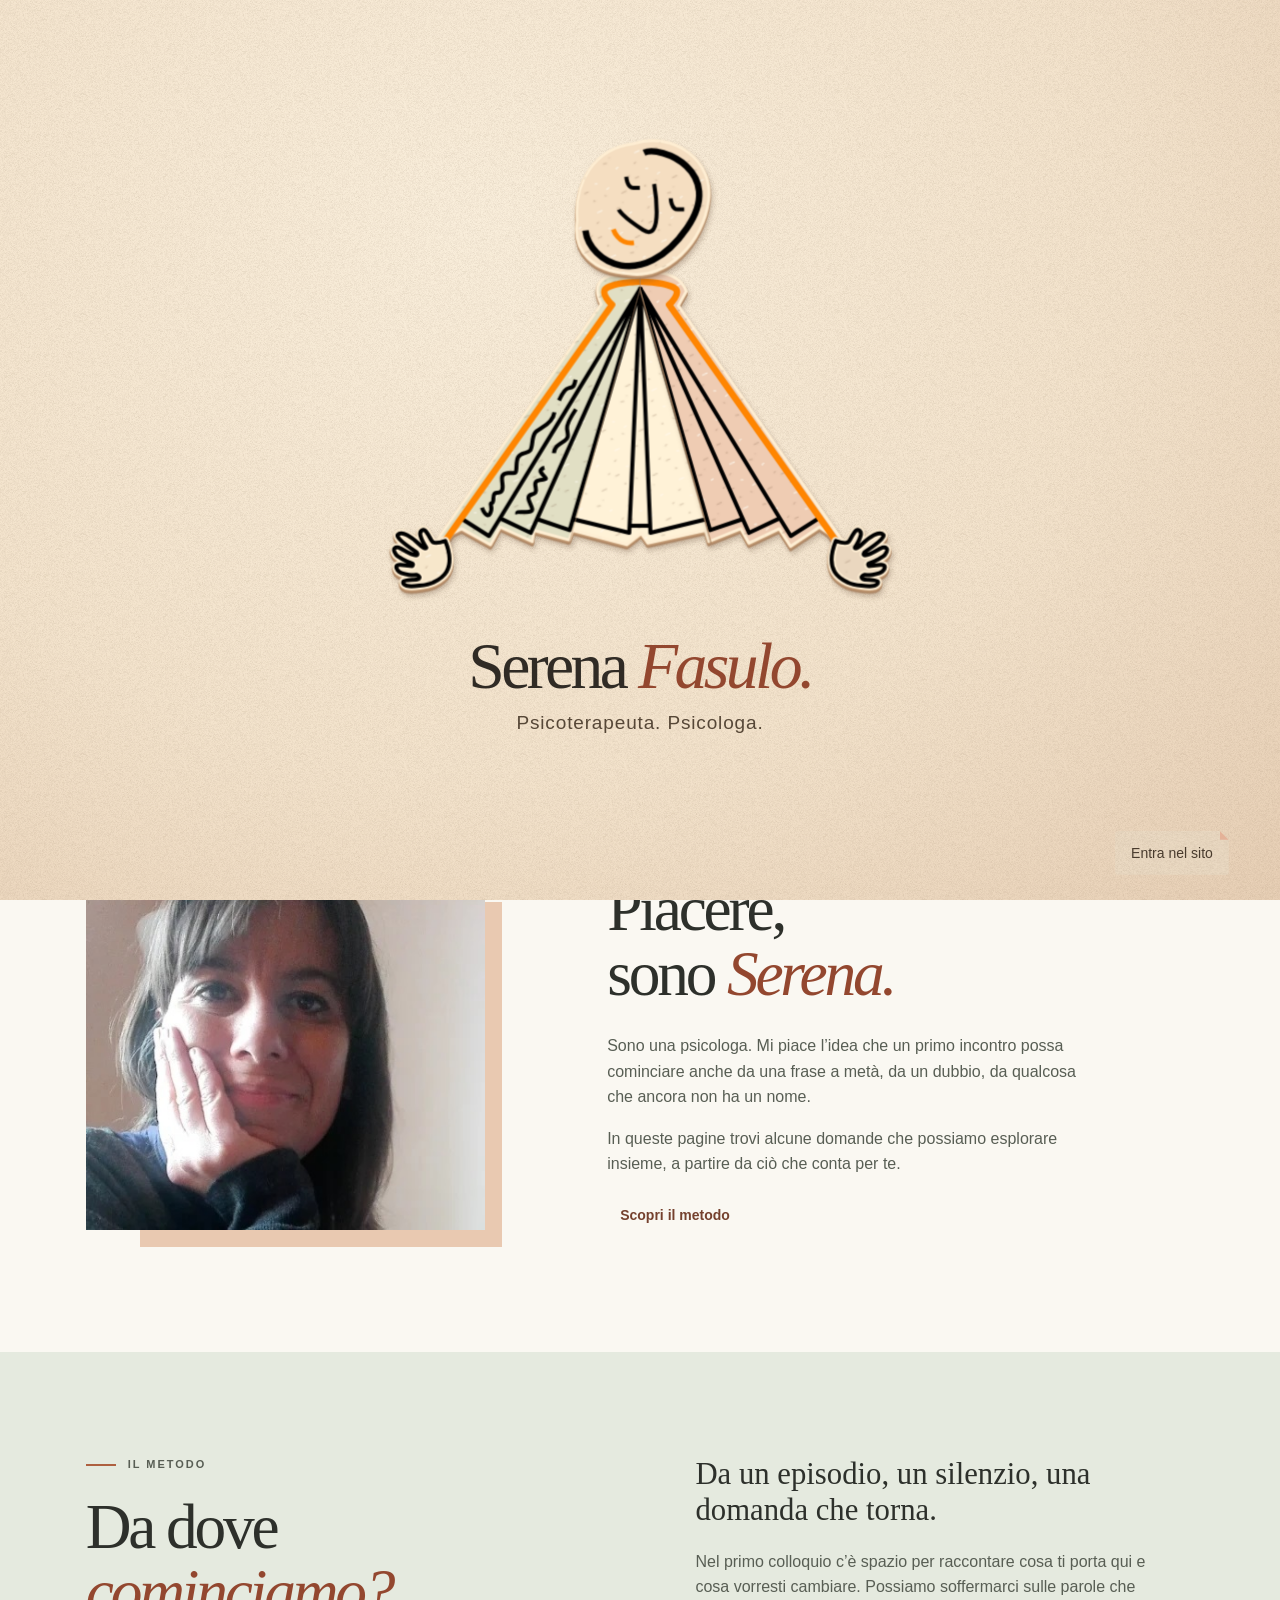
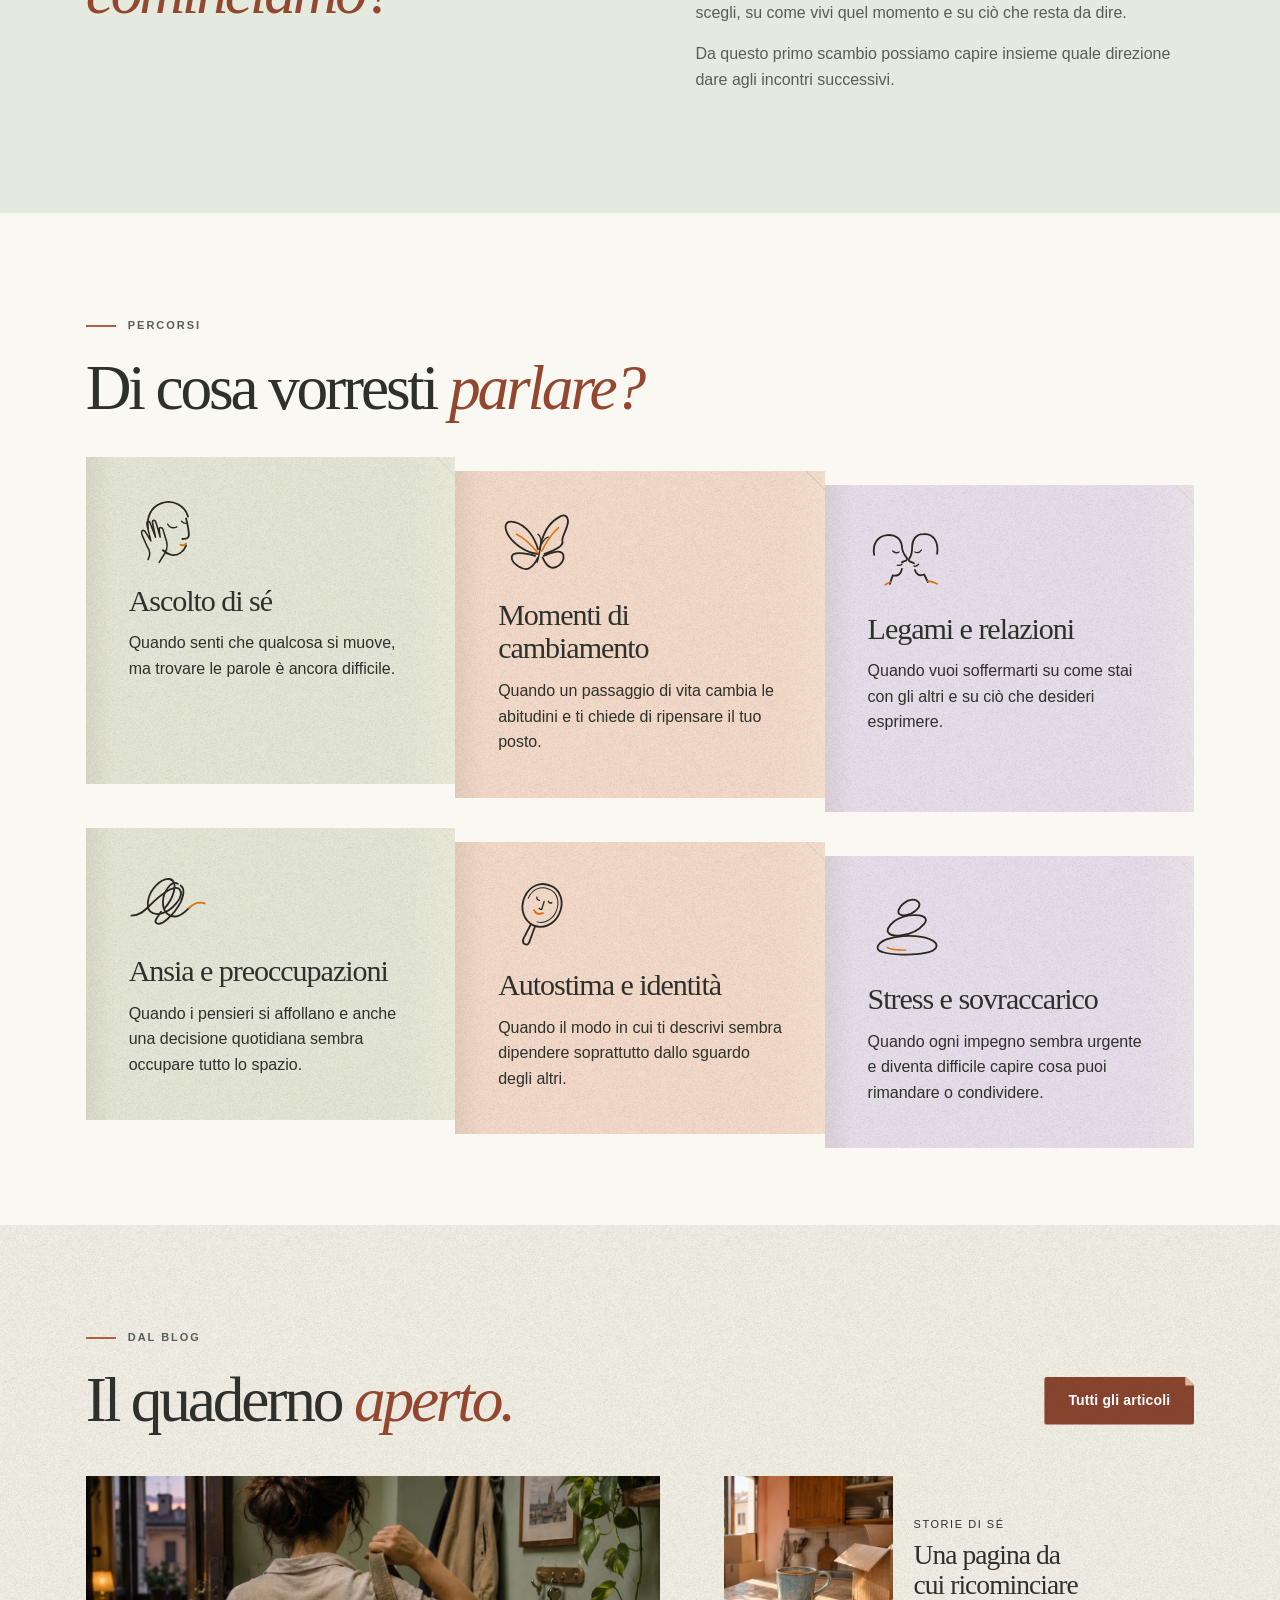
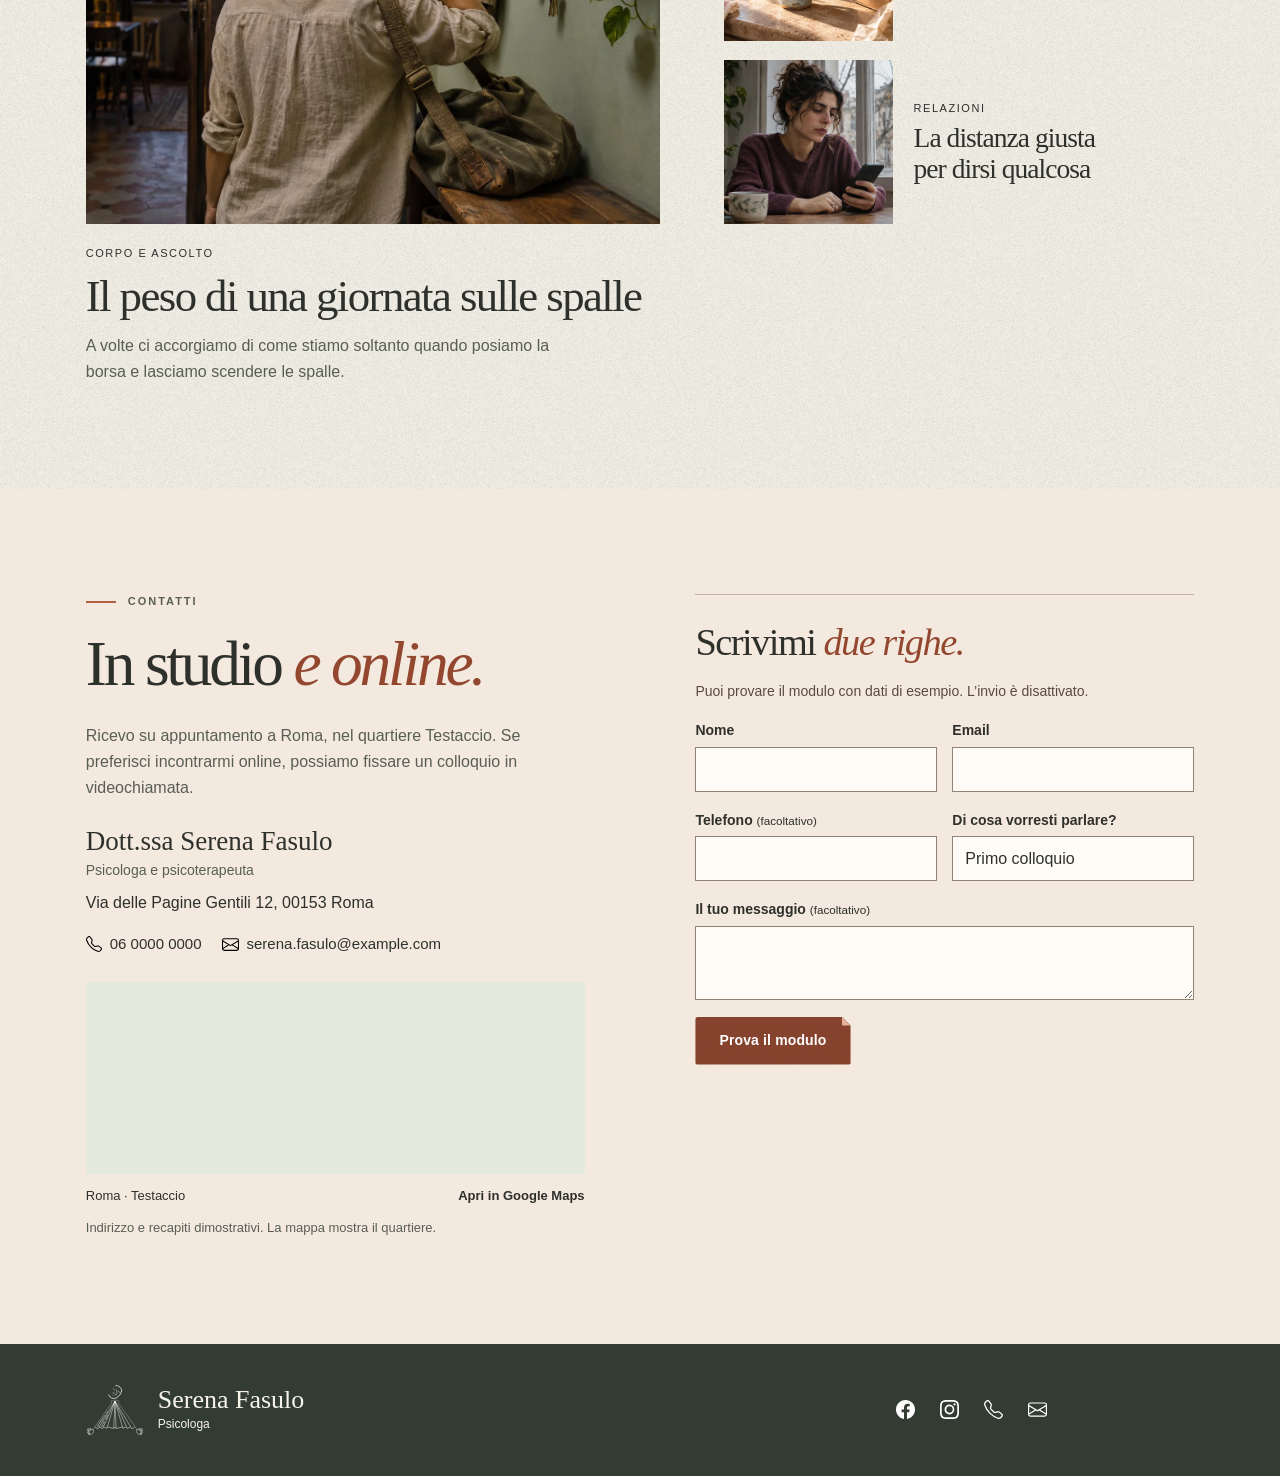
<file: index.html>
<!doctype html>
<html lang="it">
<head>
<meta charset="utf-8">
<meta name="viewport" content="width=device-width, initial-scale=1">
<title>Serena Fasulo | Psicologa</title>
<meta name="description" content="Conosci Serena Fasulo, esplora i percorsi e leggi il quaderno di psicologia.">
<meta property="og:type" content="website">
<meta property="og:locale" content="it_IT">
<meta property="og:site_name" content="Serena Fasulo">
<meta property="og:url" content="https://01121987r-beep.github.io/serena-fasulo-demo/">
<meta property="og:title" content="Serena Fasulo | Psicologa">
<meta property="og:description" content="Conosci Serena Fasulo, esplora i percorsi e leggi il quaderno di psicologia.">
<meta property="og:image" content="https://01121987r-beep.github.io/serena-fasulo-demo/assets/serena-fasulo-social.jpg?v=3">
<meta property="og:image:type" content="image/jpeg">
<meta property="og:image:width" content="1200">
<meta property="og:image:height" content="630">
<meta property="og:image:alt" content="Logo su sfondo bianco con la scritta «Serena Fasulo» e la qualifica «Psicologa e Psicoterapeuta».">
<meta name="twitter:card" content="summary_large_image">
<meta name="twitter:title" content="Serena Fasulo | Psicologa">
<meta name="twitter:description" content="Conosci Serena Fasulo, esplora i percorsi e leggi il quaderno di psicologia.">
<meta name="twitter:image" content="https://01121987r-beep.github.io/serena-fasulo-demo/assets/serena-fasulo-social.jpg?v=3">
<meta name="twitter:image:alt" content="Logo su sfondo bianco con la scritta «Serena Fasulo» e la qualifica «Psicologa e Psicoterapeuta».">
<meta name="robots" content="noindex,nofollow">
<link rel="icon" href="assets/simbolo.svg" type="image/svg+xml">
<link rel="stylesheet" href="styles.css">
<script defer src="assets/vendor/gsap.min.js"></script>
<script defer src="script.js">
</script>
<script defer src="letture.js"></script>
</head>
<body>
<dialog class="paper-intro" id="paper-intro" aria-labelledby="intro-name intro-roles">
  <div class="intro-layout">
    <div class="intro-composition">
      <svg class="paper-emblem" xmlns="http://www.w3.org/2000/svg" viewBox="123 219 331 300" fill="none" stroke-linejoin="round" aria-hidden="true">
        <defs>
          <path id="folio-stock" d="M161 478 L264 330 Q255 312 279 311 Q311 306 317 322 L312 331 L416 480 L400 469 L382 481 L375 470 L356 479 L351 470 L331 478 L329 471 L293 479 L289 473 L280 480 L246 471 L244 477 L222 471 L221 478 L201 469 L195 480 L177 470Z"/>
          <path id="face-stock" d="M249 278 C247 255 259 233 284 230 C310 222 334 241 331 265 C328 291 305 315 281 311 C259 310 246 297 249 278Z"/>
          <path id="paper-mano-sinistra" d="M 166.698,477.531 C 166.698,477.531 160.940,479.625 158.959,478.276 C 157.841,477.515 155.989,472.488 154.038,471.034 C 152.532,469.911 150.598,471.765 151.193,474.076 C 152.063,477.457 154.906,481.720 154.906,481.720 C 154.906,481.720 154.821,483.914 150.164,479.388 C 145.834,475.180 139.578,470.822 137.087,473.847 C 135.338,475.969 148.862,484.593 148.862,484.593 C 148.862,484.593 150.381,486.561 148.355,486.507 C 145.106,486.418 138.776,481.846 137.721,481.667 C 136.211,481.409 133.051,481.585 135.976,486.054 C 136.974,487.580 142.819,490.582 146.109,491.668 C 147.174,492.020 146.161,493.259 146.161,493.259 L 138.677,492.469 C 138.677,492.469 134.471,492.226 136.978,495.865 C 139.435,499.433 148.974,498.716 148.974,498.716 C 148.974,498.716 152.181,500.010 149.899,501.355 C 148.649,502.092 140.946,501.584 140.533,503.042 C 140.119,504.501 141.996,505.539 144.078,505.740 C 146.160,505.945 154.905,505.510 159.169,503.522 C 163.435,501.535 174.444,496.671 166.698,477.531 Z"/>
          <path id="paper-mano-destra" d="M 410.249,477.531 C 410.249,477.531 416.007,479.625 417.987,478.276 C 419.105,477.515 420.957,472.488 422.908,471.034 C 424.415,469.911 426.349,471.765 425.754,474.076 C 424.884,477.457 422.041,481.720 422.041,481.720 C 422.041,481.720 422.126,483.914 426.783,479.388 C 431.113,475.180 437.369,470.822 439.860,473.847 C 441.608,475.969 428.085,484.593 428.085,484.593 C 428.085,484.593 426.565,486.561 428.592,486.507 C 431.840,486.418 438.171,481.846 439.226,481.667 C 440.735,481.409 443.895,481.585 440.970,486.054 C 439.974,487.580 434.127,490.582 430.838,491.668 C 429.772,492.020 430.785,493.259 430.785,493.259 L 438.270,492.469 C 438.270,492.469 442.476,492.226 439.968,495.865 C 437.512,499.433 427.973,498.716 427.973,498.716 C 427.973,498.716 424.766,500.010 427.047,501.355 C 428.297,502.092 436.002,501.584 436.413,503.042 C 436.826,504.501 434.950,505.539 432.868,505.740 C 430.787,505.945 422.041,505.510 417.777,503.522 C 413.511,501.535 402.503,496.671 410.249,477.531 Z"/>
          <!-- Fibre, piccoli frammenti di polpa e bordo vivo del cartoncino. -->
          <pattern id="paper-fibres" patternUnits="userSpaceOnUse" width="33" height="29" patternTransform="rotate(-17)">
            <path d="M1 5l2.8-.4m9 5.2 1.1.4m9.4 1.2 3.4-.5M3 25l1.6-.6m13-4.7 2.4.1m10-17 1.4-.5" stroke="#75563f" stroke-width=".52" stroke-opacity=".38"/>
            <path d="M9 1l1.8.4m4.1 5.1 2.2-.8m-12 13 3.7-.6m15.4 6.8 2-.7" stroke="#fffaf0" stroke-width=".7" stroke-opacity=".88"/>
            <path d="m5 11 1-.4.6.8-1.3.4zm17 6 .6-.2.3.5-.6.2z" fill="#805d47" opacity=".3"/>
          </pattern>
          <clipPath id="folio-l"><path d="M110 300H288.36V320.4L241 490H110Z"/></clipPath><clipPath id="folio-c"><path d="M288.36 300V320.4L241 490H336L288.36 320.4Z"/></clipPath><clipPath id="folio-r"><path d="M288.36 300H450V490H336L288.36 320.4Z"/></clipPath>
          <g id="paper-body"><use href="#folio-stock" class="stock"/><use href="#folio-stock" class="fibres"/>
<path d="M 176.826,463.680 L 194.043,474.577 L 200.973,463.387 L 288.360,320.408 L 224.196,463.434 L 220.038,472.595 L 200.796,463.431" stroke="#000" stroke-width="2.5"/>
<path d="M 246.202,464.009 L 281.480,472.595 L 288.340,320.344 L 244.346,470.945 L 223.920,464.009" stroke="#000" stroke-width="2.5"/>
<path d="M 399.358,463.680 L 382.140,474.577 L 375.212,463.387 L 288.359,320.408 L 351.989,463.434 L 356.146,472.595 L 375.388,463.431" stroke="#000" stroke-width="2.5"/>
<path d="M 329.982,464.009 L 294.703,472.595 L 288.359,320.407 L 331.838,470.945 L 352.262,464.009" stroke="#000" stroke-width="2.5"/>
<path d="M 189.654,456.910 C 189.654,456.910 192.467,464.561 194.718,460.510 C 196.969,456.459 193.818,454.433 195.843,453.983 C 197.869,453.534 195.280,447.793 198.769,447.681 C 202.258,447.569 202.934,445.883 202.370,441.718 C 201.808,437.553 201.808,435.755 205.859,435.304 C 209.910,434.852 211.036,437.103 211.148,431.365 C 211.260,425.625 212.273,423.937 215.987,422.924 C 219.700,421.912 220.263,422.138 221.050,415.948 C 221.839,409.758 223.302,409.196 226.678,407.283 C 230.054,405.369 234.105,402.670 234.780,397.492" stroke="#000" stroke-width="2.5"/>
<path d="M 237.707,390.065 C 237.707,390.065 240.746,382.862 243.559,382.412 C 246.371,381.962 247.160,381.737 247.947,377.123" stroke="#000" stroke-width="2.5"/>
<path d="M 248.172,395.579 C 248.172,395.579 242.320,404.356 242.658,407.620 C 242.995,410.883 244.346,413.135 241.082,415.272 C 237.818,417.411 234.780,418.760 234.443,422.924" stroke="#000" stroke-width="2.5"/>
<path d="M 228.591,432.040 C 228.591,432.040 224.989,432.828 226.677,435.304 C 228.365,437.778 231.292,438.905 227.916,439.354 C 224.540,439.804 222.965,440.142 222.852,442.167 C 222.739,444.193 223.976,445.769 222.964,447.457 C 221.951,449.145 218.687,447.908 218.574,450.833 C 218.463,453.758 223.751,459.046 218.912,459.497 C 214.074,459.948 211.260,458.824 211.598,460.961" stroke="#000" stroke-width="2.5"/>
<path d="M 411.138,478.739 L 306.256,330.398 C 306.256,330.398 314.809,322.725 309.408,319.741 C 304.006,316.759 289.152,315.905 289.152,315.905 L 287.897,315.905 C 287.897,315.905 273.043,316.759 267.641,319.741 C 262.239,322.725 270.791,330.398 270.791,330.398 L 165.911,478.739" stroke="#ff8500" stroke-width="4"/>
<path d="M 281.932,468.163 L 294.198,468.163" stroke="#000" stroke-width="2.5"/></g>
        </defs>
        <g class="cutout folio-l"><g class="rolling-stock"><g clip-path="url(#folio-l)"><use href="#paper-body"/></g></g></g><g class="cutout folio-c"><g class="rolling-stock"><g clip-path="url(#folio-c)"><use href="#paper-body"/></g></g></g><g class="cutout folio-r"><g class="rolling-stock"><g clip-path="url(#folio-r)"><use href="#paper-body"/></g></g></g>
        <g class="cutout viso"><g class="rolling-stock"><use href="#face-stock" class="stock"/><use href="#face-stock" class="fibres"/>
<path d="M 297.011,255.137 C 297.011,255.137 303.538,292.499 290.034,283.722 C 276.530,274.945 274.955,271.117 274.955,271.117" stroke="#000" stroke-width="2.5"/>
<path d="M 279.678,250.580 C 279.678,250.580 279.938,257.479 284.000,257.479 L 288.061,257.479" stroke="#000" stroke-width="2.5"/>
<path d="M 307.360,264.083 C 307.360,264.083 307.620,270.984 311.681,270.984 L 315.744,270.984" stroke="#000" stroke-width="2.5"/>
<path d="M 254.191,284.184 C 256.621,304.109 289.728,322.620 317.379,282.688 C 341.907,247.264 301.072,230.766 290.695,235.619" stroke="#000" stroke-width="4"/>
<path d="M 271.576,283.425 C 271.576,283.425 274.555,293.053 284.414,291.792" stroke="#ff8500" stroke-width="3"/></g></g>
        <g class="cutout mano-sinistra"><g class="rolling-stock"><use href="#paper-mano-sinistra" class="hand-stock"/><use href="#paper-mano-sinistra" class="fibres"/><use href="#paper-mano-sinistra" class="hand-ink"/></g></g>
        <g class="cutout mano-destra"><g class="rolling-stock"><use href="#paper-mano-destra" class="hand-stock"/><use href="#paper-mano-destra" class="fibres"/><use href="#paper-mano-destra" class="hand-ink"/></g></g>
      </svg>
      <div class="intro-byline">
        <p id="intro-name" tabindex="-1" autofocus>Serena <em>Fasulo.</em></p>
        <p id="intro-roles">Psicoterapeuta. Psicologa.</p>
      </div>
    </div>
    <button class="intro-skip" type="button">Entra nel sito</button>
  </div>
</dialog>
<script src="intro.js"></script>
<a class="skip" href="#main">Vai al contenuto</a>
<header class="mast">
<div class="wrap navrow"><a class="brand" href="#home" aria-label="Serena Fasulo, home"><img src="assets/simbolo.svg" alt="" width="42" height="38"><span>Serena Fasulo<small>Psicologa</small></span></a>
<button class="menu" type="button" aria-label="Apri menu" aria-expanded="false" aria-controls="nav">
  <svg width="24" height="24" viewBox="0 0 24 24" fill="none" stroke="currentColor" stroke-width="1.8" stroke-linecap="round" aria-hidden="true" focusable="false">
    <path d="M3 12h18"/><path d="M3 12h18"/><path d="M3 12h18"/>
  </svg>
</button>
<nav id="nav" aria-label="Principale"><a href="#home" data-section="home" aria-current="location">Home</a><a href="#chi-sono" data-section="chi-sono">Chi sono</a><a href="#metodo" data-section="metodo">Il metodo</a><a href="#percorsi" data-section="percorsi">Percorsi</a><a href="blog/index.html" data-section="blog">Blog</a><a href="#contatti" data-section="contatti">Contatti</a>
</nav>
<div class="channel-icons header-channels">
  <a data-channel="facebook" href="#contatti" aria-label="Facebook di Serena Fasulo" title="Facebook di Serena Fasulo"><img src="assets/facebook.svg" alt="" width="19" height="19"></a>
  <a data-channel="instagram" href="#contatti" aria-label="Instagram di Serena Fasulo" title="Instagram di Serena Fasulo"><img src="assets/instagram.svg" alt="" width="19" height="19"></a>
</div>
</div>
</header>
<main id="main">
<section class="hero" id="home" aria-labelledby="hero-name">
<div class="wrap hero-inner">
<div class="intro">
<p class="kicker"><span class="dash"></span>Dott.ssa · Psicologa</p>
<h1 id="hero-name" tabindex="-1">Serena <br><em>Fasulo</em>
</h1>
<p class="lead">Ci sono cose che sentiamo prima di riuscire a raccontarle. Nel primo colloquio possiamo partire da un episodio che ti è rimasto in mente, da una relazione che sta cambiando o da una domanda a cui continui a tornare.</p>
<div class="actions"><button class="button" id="request-appointment" type="button" aria-haspopup="dialog" aria-controls="appointment-dialog">Richiedi un primo colloquio</button><a class="textlink" href="#percorsi">I percorsi</a>
</div>
</div>
<div class="still-life">
<div class="notebook">
<div class="page">
<div class="page-content"><svg class="assembled" aria-hidden="true" xmlns="http://www.w3.org/2000/svg" viewBox="128 226 321 288" fill="none" stroke-linejoin="round">
<g class="pezzo viso">
<path pathLength="1" style="--ink-order: 0" d="M 297.011,255.137 C 297.011,255.137 303.538,292.499 290.034,283.722 C 276.530,274.945 274.955,271.117 274.955,271.117" stroke="#000" stroke-width="2.5"/>
<path pathLength="1" style="--ink-order: 1" d="M 279.678,250.580 C 279.678,250.580 279.938,257.479 284.000,257.479 L 288.061,257.479" stroke="#000" stroke-width="2.5"/>
<path pathLength="1" style="--ink-order: 2" d="M 307.360,264.083 C 307.360,264.083 307.620,270.984 311.681,270.984 L 315.744,270.984" stroke="#000" stroke-width="2.5"/>
<path pathLength="1" style="--ink-order: 3" d="M 254.191,284.184 C 256.621,304.109 289.728,322.620 317.379,282.688 C 341.907,247.264 301.072,230.766 290.695,235.619" stroke="#000" stroke-width="4"/>
<path pathLength="1" style="--ink-order: 4" d="M 271.576,283.425 C 271.576,283.425 274.555,293.053 284.414,291.792" stroke="#ff8500" stroke-width="3"/></g>
<g class="pezzo pagine">
<path pathLength="1" style="--ink-order: 5" d="M 176.826,463.680 L 194.043,474.577 L 200.973,463.387 L 288.360,320.408 L 224.196,463.434 L 220.038,472.595 L 200.796,463.431" stroke="#000" stroke-width="2.5"/>
<path pathLength="1" style="--ink-order: 6" d="M 246.202,464.009 L 281.480,472.595 L 288.340,320.344 L 244.346,470.945 L 223.920,464.009" stroke="#000" stroke-width="2.5"/>
<path pathLength="1" style="--ink-order: 7" d="M 399.358,463.680 L 382.140,474.577 L 375.212,463.387 L 288.359,320.408 L 351.989,463.434 L 356.146,472.595 L 375.388,463.431" stroke="#000" stroke-width="2.5"/>
<path pathLength="1" style="--ink-order: 8" d="M 329.982,464.009 L 294.703,472.595 L 288.359,320.407 L 331.838,470.945 L 352.262,464.009" stroke="#000" stroke-width="2.5"/>
<path pathLength="1" style="--ink-order: 9" d="M 189.654,456.910 C 189.654,456.910 192.467,464.561 194.718,460.510 C 196.969,456.459 193.818,454.433 195.843,453.983 C 197.869,453.534 195.280,447.793 198.769,447.681 C 202.258,447.569 202.934,445.883 202.370,441.718 C 201.808,437.553 201.808,435.755 205.859,435.304 C 209.910,434.852 211.036,437.103 211.148,431.365 C 211.260,425.625 212.273,423.937 215.987,422.924 C 219.700,421.912 220.263,422.138 221.050,415.948 C 221.839,409.758 223.302,409.196 226.678,407.283 C 230.054,405.369 234.105,402.670 234.780,397.492" stroke="#000" stroke-width="2.5"/>
<path pathLength="1" style="--ink-order: 10" d="M 237.707,390.065 C 237.707,390.065 240.746,382.862 243.559,382.412 C 246.371,381.962 247.160,381.737 247.947,377.123" stroke="#000" stroke-width="2.5"/>
<path pathLength="1" style="--ink-order: 11" d="M 248.172,395.579 C 248.172,395.579 242.320,404.356 242.658,407.620 C 242.995,410.883 244.346,413.135 241.082,415.272 C 237.818,417.411 234.780,418.760 234.443,422.924" stroke="#000" stroke-width="2.5"/>
<path pathLength="1" style="--ink-order: 12" d="M 228.591,432.040 C 228.591,432.040 224.989,432.828 226.677,435.304 C 228.365,437.778 231.292,438.905 227.916,439.354 C 224.540,439.804 222.965,440.142 222.852,442.167 C 222.739,444.193 223.976,445.769 222.964,447.457 C 221.951,449.145 218.687,447.908 218.574,450.833 C 218.463,453.758 223.751,459.046 218.912,459.497 C 214.074,459.948 211.260,458.824 211.598,460.961" stroke="#000" stroke-width="2.5"/>
<path pathLength="1" style="--ink-order: 13" d="M 411.138,478.739 L 306.256,330.398 C 306.256,330.398 314.809,322.725 309.408,319.741 C 304.006,316.759 289.152,315.905 289.152,315.905 L 287.897,315.905 C 287.897,315.905 273.043,316.759 267.641,319.741 C 262.239,322.725 270.791,330.398 270.791,330.398 L 165.911,478.739" stroke="#ff8500" stroke-width="4"/>
<path pathLength="1" style="--ink-order: 14" d="M 281.932,468.163 L 294.198,468.163" stroke="#000" stroke-width="2.5"/></g>
<g class="pezzo mano-sinistra">
<path pathLength="1" style="--ink-order: 15" d="M 166.698,477.531 C 166.698,477.531 160.940,479.625 158.959,478.276 C 157.841,477.515 155.989,472.488 154.038,471.034 C 152.532,469.911 150.598,471.765 151.193,474.076 C 152.063,477.457 154.906,481.720 154.906,481.720 C 154.906,481.720 154.821,483.914 150.164,479.388 C 145.834,475.180 139.578,470.822 137.087,473.847 C 135.338,475.969 148.862,484.593 148.862,484.593 C 148.862,484.593 150.381,486.561 148.355,486.507 C 145.106,486.418 138.776,481.846 137.721,481.667 C 136.211,481.409 133.051,481.585 135.976,486.054 C 136.974,487.580 142.819,490.582 146.109,491.668 C 147.174,492.020 146.161,493.259 146.161,493.259 L 138.677,492.469 C 138.677,492.469 134.471,492.226 136.978,495.865 C 139.435,499.433 148.974,498.716 148.974,498.716 C 148.974,498.716 152.181,500.010 149.899,501.355 C 148.649,502.092 140.946,501.584 140.533,503.042 C 140.119,504.501 141.996,505.539 144.078,505.740 C 146.160,505.945 154.905,505.510 159.169,503.522 C 163.435,501.535 174.444,496.671 166.698,477.531 Z" stroke="#000" stroke-width="2.5"/></g>
<g class="pezzo mano-destra">
<path pathLength="1" style="--ink-order: 16" d="M 410.249,477.531 C 410.249,477.531 416.007,479.625 417.987,478.276 C 419.105,477.515 420.957,472.488 422.908,471.034 C 424.415,469.911 426.349,471.765 425.754,474.076 C 424.884,477.457 422.041,481.720 422.041,481.720 C 422.041,481.720 422.126,483.914 426.783,479.388 C 431.113,475.180 437.369,470.822 439.860,473.847 C 441.608,475.969 428.085,484.593 428.085,484.593 C 428.085,484.593 426.565,486.561 428.592,486.507 C 431.840,486.418 438.171,481.846 439.226,481.667 C 440.735,481.409 443.895,481.585 440.970,486.054 C 439.974,487.580 434.127,490.582 430.838,491.668 C 429.772,492.020 430.785,493.259 430.785,493.259 L 438.270,492.469 C 438.270,492.469 442.476,492.226 439.968,495.865 C 437.512,499.433 427.973,498.716 427.973,498.716 C 427.973,498.716 424.766,500.010 427.047,501.355 C 428.297,502.092 436.002,501.584 436.413,503.042 C 436.826,504.501 434.950,505.539 432.868,505.740 C 430.787,505.945 422.041,505.510 417.777,503.522 C 413.511,501.535 402.503,496.671 410.249,477.531 Z" stroke="#000" stroke-width="2.5"/></g>
</svg>

<p class="caption">La tua storia, <em>una pagina alla volta.</em>
</p>
</div>
</div>
</div>
<p class="notebook-note">Ti ricevo in studio a Roma e online, in videochiamata. Possiamo scegliere insieme come incontrarci.</p>
</div>
</div>
</section>
<section id="chi-sono" class="profile section">
<div class="wrap profile-grid">
<figure class="portrait"><img src="assets/serena-fasulo.jpg" width="432" height="432" loading="lazy" alt="Ritratto della dottoressa Serena Fasulo">
</figure>
<div>
<p class="kicker"><span class="dash"></span>Chi sono</p>
<h2>Piacere,<br>sono <em>Serena.</em>
</h2>
<p>Sono una psicologa. Mi piace l’idea che un primo incontro possa cominciare anche da una frase a metà, da un dubbio, da qualcosa che ancora non ha un nome.</p>
<p>In queste pagine trovi alcune domande che possiamo esplorare insieme, a partire da ciò che conta per te.</p><a class="textlink" href="#metodo">Scopri il metodo</a>
</div>
</div>
</section>
<section id="metodo" class="method section">
<div class="wrap method-grid">
<div>
<p class="kicker"><span class="dash"></span>Il metodo</p>
<h2>Da dove <em>cominciamo?</em>
</h2>
</div>
<div>
<p class="method-lead">Da un episodio, un silenzio, una domanda che torna.</p>
<p>Nel primo colloquio c’è spazio per raccontare cosa ti porta qui e cosa vorresti cambiare. Possiamo soffermarci sulle parole che scegli, su come vivi quel momento e su ciò che resta da dire.</p>
<p>Da questo primo scambio possiamo capire insieme quale direzione dare agli incontri successivi.</p>
</div>
</div>
</section>
<section id="percorsi" class="section">
<div class="wrap">
<p class="kicker"><span class="dash"></span>Percorsi</p>
<h2>Di cosa vorresti <em>parlare?</em>
</h2>
<div class="areas paper-folds">
<article class="area tone-0">
  <img class="area-mark" src="assets/percorso-ascolto.svg" alt="" width="96" height="80">
  <h3><button type="button" class="area-trigger" aria-haspopup="dialog" aria-controls="path-dialog">Ascolto di sé</button></h3>
  <p>Quando senti che qualcosa si muove, ma trovare le parole è ancora difficile.</p>
  <template class="area-detail"><p>Può succedere di rispondere «tutto bene» per abitudine e accorgersi, solo più tardi, che avremmo voluto dire altro. Qui c’è spazio per osservare quei momenti e cercare le parole che senti più vicine alla tua esperienza.</p><h3>Nel primo incontro</h3><p>Possiamo partire da un episodio recente e ripercorrerlo insieme. Che cosa hai sentito? Che cosa avresti voluto dire o chiedere?</p></template>
</article>
<article class="area tone-1">
  <img class="area-mark" src="assets/percorso-cambiamento.svg" alt="" width="96" height="80">
  <h3><button type="button" class="area-trigger" aria-haspopup="dialog" aria-controls="path-dialog">Momenti di cambiamento</button></h3>
  <p>Quando un passaggio di vita cambia le abitudini e ti chiede di ripensare il tuo posto.</p>
  <template class="area-detail"><p>Un trasloco, una separazione o un nuovo ruolo possono cambiare anche i gesti più familiari. Entusiasmo e nostalgia possono convivere, e a volte è difficile spiegare agli altri che cosa ci manca.</p><h3>Nel primo incontro</h3><p>Possiamo soffermarci su ciò che è cambiato nella tua quotidianità, su quello che desideri portare con te e sulle decisioni che oggi chiedono tempo.</p></template>
</article>
<article class="area tone-2">
  <img class="area-mark" src="assets/percorso-legami.svg" alt="" width="96" height="80">
  <h3><button type="button" class="area-trigger" aria-haspopup="dialog" aria-controls="path-dialog">Legami e relazioni</button></h3>
  <p>Quando vuoi soffermarti su come stai con gli altri e su ciò che desideri esprimere.</p>
  <template class="area-detail"><p>Una conversazione finisce sempre allo stesso modo, una richiesta resta in sospeso oppure dire di no diventa faticoso. Uno spazio individuale permette di osservare come vivi questi scambi e quali bisogni fai fatica a esprimere.</p><h3>Nel primo incontro</h3><p>Puoi portare una conversazione che ti è rimasta in mente. Guarderemo insieme le parole dette, quelle trattenute e cosa avresti desiderato dall’incontro.</p></template>
</article>
<article class="area tone-0">
  <img class="area-mark" src="assets/percorso-preoccupazioni.svg" alt="" width="96" height="80">
  <h3><button type="button" class="area-trigger" aria-haspopup="dialog" aria-controls="path-dialog">Ansia e preoccupazioni</button></h3>
  <p>Quando i pensieri si affollano e anche una decisione quotidiana sembra occupare tutto lo spazio.</p>
  <template class="area-detail"><p>Quando la mente torna spesso sugli stessi scenari, anche un’attesa o una scelta semplice possono occupare gran parte della giornata. Raccontare come accade nella tua esperienza dà un punto di partenza concreto al colloquio.</p><h3>Nel primo incontro</h3><p>Possiamo scegliere una situazione precisa e osservare che cosa la precede, quali pensieri ritornano e in quali momenti la preoccupazione lascia un po’ di spazio.</p></template>
</article>
<article class="area tone-1">
  <img class="area-mark" src="assets/percorso-identita.svg" alt="" width="96" height="80">
  <h3><button type="button" class="area-trigger" aria-haspopup="dialog" aria-controls="path-dialog">Autostima e identità</button></h3>
  <p>Quando il modo in cui ti descrivi sembra dipendere soprattutto dallo sguardo degli altri.</p>
  <template class="area-detail"><p>Un commento sul lavoro, un confronto con una persona vicina o un errore possono influenzare a lungo il modo in cui ti descrivi. Il colloquio offre tempo per distinguere le aspettative che incontri da ciò che ha valore per te.</p><h3>Nel primo incontro</h3><p>Puoi partire da una frase che ripeti spesso su di te. Potremo esplorare da dove arriva, quando ti rappresenta e quando invece ti sta stretta.</p></template>
</article>
<article class="area tone-2">
  <img class="area-mark" src="assets/percorso-stress.svg" alt="" width="96" height="80">
  <h3><button type="button" class="area-trigger" aria-haspopup="dialog" aria-controls="path-dialog">Stress e sovraccarico</button></h3>
  <p>Quando ogni impegno sembra urgente e diventa difficile capire cosa puoi rimandare o condividere.</p>
  <template class="area-detail"><p>A volte il carico più difficile da raccontare è fatto di tante cose piccole. Organizzare, ricordare per tutti e rendersi disponibili può lasciare poco spazio per accorgersi di ciò che serve a te.</p><h3>Nel primo incontro</h3><p>Possiamo ripercorrere una giornata concreta, individuare i momenti più affollati e capire dove vorresti chiedere aiuto, mettere un limite o ritrovare una pausa.</p></template>
</article>
</div>
</div>
</section>
<section id="blog" class="journal section">
<div class="wrap">
<p class="kicker"><span class="dash"></span>Dal blog</p>
<div class="journal-heading"><h2>Il quaderno <em>aperto.</em></h2>
<a class="button" href="blog/index.html">Tutti gli articoli</a></div>
<div class="journal-preview">
<div class="featured-story"><article class="post" data-category="corpo-e-ascolto">
  <a href="blog/corpo-e-ascolto.html"><img src="assets/corpo-e-ascolto.webp" width="1200" height="800" alt="">
    <span class="post-cat">Corpo e ascolto</span><h3>Il peso di una giornata sulle spalle</h3></a>
  <p class="post-summary">A volte ci accorgiamo di come stiamo soltanto quando posiamo la borsa e lasciamo scendere le spalle.</p>
</article></div>
<div class="side-stories">
<div class="reading-pair">
<article class="post" data-category="storie-di-se">
  <a href="blog/storie-di-se.html"><img src="assets/storie-di-se.webp" width="1200" height="800" alt="">
    <div class="reading-caption"><span class="post-cat">Storie di sé</span><h3>Una pagina da cui ricominciare</h3></div></a>
</article>
<article class="post" data-category="relazioni">
  <a href="blog/relazioni.html"><img src="assets/relazioni.webp" width="1200" height="800" alt="">
    <div class="reading-caption"><span class="post-cat">Relazioni</span><h3>La distanza giusta per dirsi qualcosa</h3></div></a>
</article>
</div>
<div class="reading-pair" hidden>
<article class="post" data-category="corpo-e-ascolto">
  <a href="blog/un-tempo-tra-due-impegni.html"><img src="assets/un-tempo-tra-due-impegni.webp" width="1200" height="800" alt="">
    <div class="reading-caption"><span class="post-cat">Corpo e ascolto</span><h3>Un tempo tra due impegni</h3></div></a>
</article>
<article class="post" data-category="storie-di-se">
  <a href="blog/la-parola-che-scegli-per-te.html"><img src="assets/la-parola-che-scegli-per-te.webp" width="1200" height="800" alt="">
    <div class="reading-caption"><span class="post-cat">Storie di sé</span><h3>La parola che scegli per te</h3></div></a>
</article>
</div>
</div></div></div></section>
<section class="contact section" id="contatti">
<div class="wrap contact-grid">
<div class="studio-details">
  <p class="kicker"><span class="dash"></span>Contatti</p>
  <h2>In studio <em>e online.</em></h2>
  <p>Ricevo su appuntamento a Roma, nel quartiere Testaccio. Se preferisci incontrarmi online, possiamo fissare un colloquio in videochiamata.</p>
  <address class="studio-address">
    <strong>Dott.ssa Serena Fasulo</strong>
    <span>Psicologa e psicoterapeuta</span>
    <span>Via delle Pagine Gentili 12, 00153 Roma</span>
    <div class="studio-links">
      <a href="tel:+390600000000" data-channel="telefono"><img src="assets/telephone.svg" alt="" width="16" height="16">06 0000 0000</a>
      <a href="mailto:serena.fasulo@example.com" data-channel="email"><img src="assets/envelope.svg" alt="" width="17" height="17">serena.fasulo@example.com</a>
    </div>
  </address>
  <figure class="studio-map">
    <iframe title="Mappa Google del quartiere Testaccio a Roma" src="https://maps.google.com/maps?q=Testaccio%2C%20Roma%2C%20Italia&amp;z=14&amp;output=embed" loading="lazy" referrerpolicy="strict-origin-when-cross-origin" width="600" height="210"></iframe>
    <figcaption><span>Roma · Testaccio</span><a href="https://www.google.com/maps/search/?api=1&amp;query=Testaccio%2C%20Roma%2C%20Italia" target="_blank" rel="noopener noreferrer">Apri in Google Maps</a></figcaption>
  </figure>
  <p class="studio-note">Indirizzo e recapiti dimostrativi. La mappa mostra il quartiere.</p>
</div>
<form id="contact-form" aria-labelledby="contact-heading">
<h3 id="contact-heading">Scrivimi <em>due righe.</em></h3>
<p class="form-note" id="demo-note">Puoi provare il modulo con dati di esempio. L’invio è disattivato.</p>
<div class="fields">
<label>Nome<input id="nome" autocomplete="given-name" required>
</label>
<label>Email<input type="email" id="email" autocomplete="email" required>
</label>
</div>
<div class="fields">
<label>Telefono <small>(facoltativo)</small>
  <input type="tel" name="telefono" autocomplete="tel">
</label>
<label>Di cosa vorresti parlare?<select id="argomento"><option>Primo colloquio</option><option>Ascolto di sé</option><option>Momenti di cambiamento</option><option>Legami e relazioni</option><option>Ansia e preoccupazioni</option><option>Autostima e identità</option><option>Stress e sovraccarico</option><option>Altra domanda</option></select>
</label>
</div>
<label>Il tuo messaggio <small>(facoltativo)</small><textarea id="messaggio" rows="3"></textarea>
</label>
<button class="button" type="button" id="preview" aria-describedby="demo-note">Prova il modulo</button>
<p class="form-status" role="status">
</p>
</form>
</div>
</section>
</main>
<footer>
<div class="wrap foot">
<a class="footer-brand" href="#home" aria-label="Serena Fasulo, torna alla home">
  <img src="assets/simbolo-negativo.svg" alt="" width="58" height="56">
  <div><strong>Serena Fasulo</strong><span>Psicologa</span></div>
</a>
<div class="channel-icons footer-channels">
  <a data-channel="facebook" href="#contatti" aria-label="Facebook di Serena Fasulo" title="Facebook di Serena Fasulo"><img src="assets/facebook.svg" alt="" width="19" height="19"></a>
  <a data-channel="instagram" href="#contatti" aria-label="Instagram di Serena Fasulo" title="Instagram di Serena Fasulo"><img src="assets/instagram.svg" alt="" width="19" height="19"></a>
  <a data-channel="telefono" href="tel:+390600000000" aria-label="Chiama Serena Fasulo" title="Chiama Serena Fasulo"><img src="assets/telephone.svg" alt="" width="19" height="19"></a>
  <a data-channel="email" href="mailto:serena.fasulo@example.com" aria-label="Invia una mail a Serena Fasulo" title="Invia una mail a Serena Fasulo"><img src="assets/envelope.svg" alt="" width="19" height="19"></a>
</div>
</div>
</footer>
<a class="whatsapp" data-channel="whatsapp" href="#contatti" aria-label="Contatta Serena su WhatsApp"><img src="assets/whatsapp.svg" width="23" height="23" alt=""></a>
<dialog id="path-dialog" aria-labelledby="path-title">
  <div class="path-paper">
    <button type="button" class="quiet-action path-close" aria-label="Chiudi approfondimento">Chiudi</button>
    <div class="path-heading">
      <img class="path-symbol" src="assets/percorso-ascolto.svg" width="96" height="80" alt="">
      <p class="kicker">Percorsi</p>
      <h2 id="path-title" tabindex="-1" autofocus></h2>
    </div>
    <div class="path-body">
      <div class="path-copy"></div>
      <button class="button" id="path-contact" type="button" aria-haspopup="dialog" aria-controls="appointment-dialog">Parliamone</button>
    </div>
  </div>
</dialog>
<dialog id="appointment-dialog" aria-labelledby="appointment-title">
  <div class="appointment-sheet">
    <div class="appointment-cover">
      <p class="appointment-signature">Serena Fasulo</p>
      <h2 id="appointment-title" tabindex="-1" autofocus>Il primo <em>colloquio.</em></h2>
      <img src="assets/simbolo.svg" width="148" height="133" alt="">
    </div>
    <div class="appointment-page">
      <button type="button" class="appointment-close" aria-label="Chiudi la finestra">Chiudi</button>
      <form id="appointment-form" method="dialog">
        <h3>Come posso ricontattarti?</h3>
        <div class="fields">
          <label>Nome<input name="nome" autocomplete="given-name" required></label>
          <label>Email<input name="email" type="email" autocomplete="email" required></label>
        </div>
        <div class="fields">
          <label>Telefono <small>(facoltativo)</small>
            <input type="tel" name="telefono" autocomplete="tel">
          </label>
          <label>Di cosa vorresti parlare?
            <select name="percorso"><option>Primo colloquio</option><option>Ascolto di sé</option><option>Momenti di cambiamento</option><option>Legami e relazioni</option><option>Ansia e preoccupazioni</option><option>Autostima e identità</option><option>Stress e sovraccarico</option><option>Altra domanda</option></select>
          </label>
        </div>
        <label>Due righe per Serena <small>(facoltativo)</small>
          <textarea name="messaggio" rows="3"></textarea>
        </label>
        <p class="appointment-note">Anteprima dimostrativa. Puoi usare dati di esempio. La richiesta resta su questa pagina.</p>
        <button type="submit" class="button">Rileggi la richiesta</button>
      </form>
      <div class="appointment-review" hidden>
        <h3 tabindex="-1">La tua richiesta</h3>
        <dl>
          <dt>Argomento</dt><dd data-value="percorso"></dd>
          <dt>Nome</dt><dd data-value="nome"></dd>
          <dt>Email</dt><dd data-value="email"></dd>
          <dt>Telefono</dt><dd data-value="telefono"></dd>
          <dt>Messaggio</dt><dd data-value="messaggio"></dd>
        </dl>
        <p class="appointment-note">Anteprima completata. Nessun messaggio è stato inviato.</p>
        <div class="actions"><button type="button" class="button" data-edit>Modifica</button><button type="button" class="quiet-action" data-done>Termina la prova</button></div>
      </div>
    </div>
  </div>
</dialog>
<dialog id="channel-dialog" aria-labelledby="channel-title"><button type="button" class="close" aria-label="Chiudi finestra">×</button>
<p class="kicker">Contatti</p>
<h2 id="channel-title">
</h2>
<p id="channel-note">
</p><a class="button" href="#contatti">Vai al modulo</a>
</dialog>
</body>
</html>
</file>
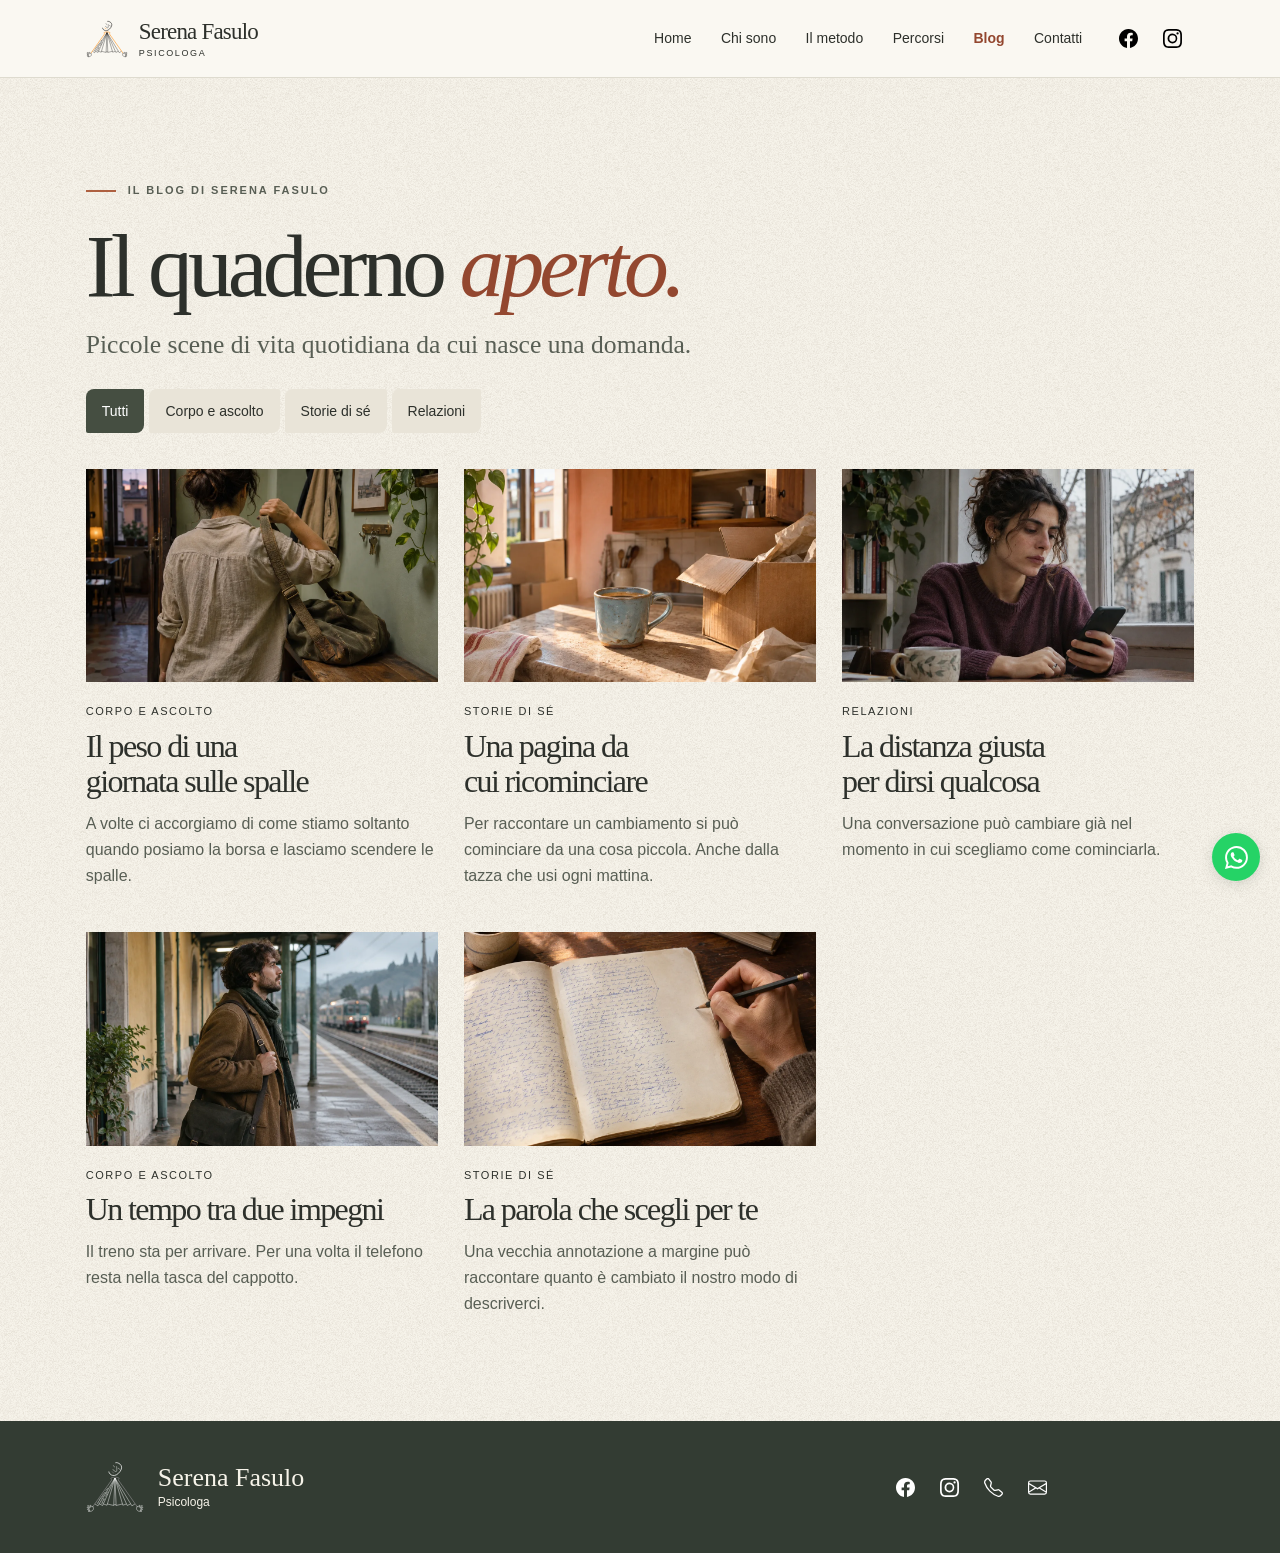
<file: blog/index.html>
<!doctype html>
<html lang="it">
<head>
<meta charset="utf-8">
<meta name="viewport" content="width=device-width, initial-scale=1">
<title>Il quaderno aperto · Blog | Serena Fasulo</title>
<meta name="description" content="Sfoglia gli articoli del quaderno di Serena Fasulo su corpo e ascolto, storie di sé e relazioni.">
<meta property="og:type" content="website">
<meta property="og:locale" content="it_IT">
<meta property="og:site_name" content="Serena Fasulo">
<meta property="og:url" content="https://01121987r-beep.github.io/serena-fasulo-demo/blog/index.html">
<meta property="og:title" content="Il quaderno aperto · Blog | Serena Fasulo">
<meta property="og:description" content="Sfoglia gli articoli del quaderno di Serena Fasulo su corpo e ascolto, storie di sé e relazioni.">
<meta property="og:image" content="https://01121987r-beep.github.io/serena-fasulo-demo/assets/serena-fasulo-social.jpg?v=3">
<meta property="og:image:type" content="image/jpeg">
<meta property="og:image:width" content="1200">
<meta property="og:image:height" content="630">
<meta property="og:image:alt" content="Logo su sfondo bianco con la scritta «Serena Fasulo» e la qualifica «Psicologa e Psicoterapeuta».">
<meta name="twitter:card" content="summary_large_image">
<meta name="twitter:title" content="Il quaderno aperto · Blog | Serena Fasulo">
<meta name="twitter:description" content="Sfoglia gli articoli del quaderno di Serena Fasulo su corpo e ascolto, storie di sé e relazioni.">
<meta name="twitter:image" content="https://01121987r-beep.github.io/serena-fasulo-demo/assets/serena-fasulo-social.jpg?v=3">
<meta name="twitter:image:alt" content="Logo su sfondo bianco con la scritta «Serena Fasulo» e la qualifica «Psicologa e Psicoterapeuta».">
<meta name="robots" content="noindex,nofollow">
<link rel="icon" href="../assets/simbolo.svg" type="image/svg+xml">
<link rel="stylesheet" href="../styles.css">
<script defer src="../assets/vendor/gsap.min.js"></script>
<script defer src="../script.js">
</script>
</head>
<body>
<a class="skip" href="#main">Vai al contenuto</a>
<header class="mast">
<div class="wrap navrow"><a class="brand" href="../index.html#home" aria-label="Serena Fasulo, home"><img src="../assets/simbolo.svg" alt="" width="42" height="38"><span>Serena Fasulo<small>Psicologa</small></span></a>
<button class="menu" type="button" aria-label="Apri menu" aria-expanded="false" aria-controls="nav">
  <svg width="24" height="24" viewBox="0 0 24 24" fill="none" stroke="currentColor" stroke-width="1.8" stroke-linecap="round" aria-hidden="true" focusable="false">
    <path d="M3 12h18"/><path d="M3 12h18"/><path d="M3 12h18"/>
  </svg>
</button>
<nav id="nav" aria-label="Principale"><a href="../index.html#home" data-section="home">Home</a><a href="../index.html#chi-sono" data-section="chi-sono">Chi sono</a><a href="../index.html#metodo" data-section="metodo">Il metodo</a><a href="../index.html#percorsi" data-section="percorsi">Percorsi</a><a href="index.html" data-section="blog" aria-current="page">Blog</a><a href="../index.html#contatti" data-section="contatti">Contatti</a>
</nav>
<div class="channel-icons header-channels">
  <a data-channel="facebook" href="../index.html#contatti" aria-label="Facebook di Serena Fasulo" title="Facebook di Serena Fasulo"><img src="../assets/facebook.svg" alt="" width="19" height="19"></a>
  <a data-channel="instagram" href="../index.html#contatti" aria-label="Instagram di Serena Fasulo" title="Instagram di Serena Fasulo"><img src="../assets/instagram.svg" alt="" width="19" height="19"></a>
</div>
</div>
</header>
<main id="main" class="archive section"><div class="wrap">
<p class="kicker"><span class="dash"></span>Il blog di Serena Fasulo</p>
<h1>Il quaderno <em>aperto.</em></h1>
<p class="archive-lead">Piccole scene di vita quotidiana da cui nasce una domanda.</p>
<div class="filters" role="group" aria-label="Filtra gli articoli per categoria"><button type="button" data-filter="all" aria-pressed="true">Tutti</button><button type="button" data-filter="corpo-e-ascolto" aria-pressed="false">Corpo e ascolto</button><button type="button" data-filter="storie-di-se" aria-pressed="false">Storie di sé</button><button type="button" data-filter="relazioni" aria-pressed="false">Relazioni</button>
</div>
<p class="sr" id="results" aria-live="polite"></p>
<div class="archive-list">
<article class="post" data-category="corpo-e-ascolto">
  <a href="corpo-e-ascolto.html"><img src="../assets/corpo-e-ascolto.webp" width="1200" height="800" alt="">
    <span class="post-cat">Corpo e ascolto</span><h2>Il peso di una giornata sulle spalle</h2></a>
  <p class="post-summary">A volte ci accorgiamo di come stiamo soltanto quando posiamo la borsa e lasciamo scendere le spalle.</p>
</article>
<article class="post" data-category="storie-di-se">
  <a href="storie-di-se.html"><img src="../assets/storie-di-se.webp" width="1200" height="800" alt="">
    <span class="post-cat">Storie di sé</span><h2>Una pagina da cui ricominciare</h2></a>
  <p class="post-summary">Per raccontare un cambiamento si può cominciare da una cosa piccola. Anche dalla tazza che usi ogni mattina.</p>
</article>
<article class="post" data-category="relazioni">
  <a href="relazioni.html"><img src="../assets/relazioni.webp" width="1200" height="800" alt="">
    <span class="post-cat">Relazioni</span><h2>La distanza giusta per dirsi qualcosa</h2></a>
  <p class="post-summary">Una conversazione può cambiare già nel momento in cui scegliamo come cominciarla.</p>
</article>
<article class="post" data-category="corpo-e-ascolto">
  <a href="un-tempo-tra-due-impegni.html"><img src="../assets/un-tempo-tra-due-impegni.webp" width="1200" height="800" alt="">
    <span class="post-cat">Corpo e ascolto</span><h2>Un tempo tra due impegni</h2></a>
  <p class="post-summary">Il treno sta per arrivare. Per una volta il telefono resta nella tasca del cappotto.</p>
</article>
<article class="post" data-category="storie-di-se">
  <a href="la-parola-che-scegli-per-te.html"><img src="../assets/la-parola-che-scegli-per-te.webp" width="1200" height="800" alt="">
    <span class="post-cat">Storie di sé</span><h2>La parola che scegli per te</h2></a>
  <p class="post-summary">Una vecchia annotazione a margine può raccontare quanto è cambiato il nostro modo di descriverci.</p>
</article>
</div></div></main>
<footer>
<div class="wrap foot">
<a class="footer-brand" href="../index.html#home" aria-label="Serena Fasulo, torna alla home">
  <img src="../assets/simbolo-negativo.svg" alt="" width="58" height="56">
  <div><strong>Serena Fasulo</strong><span>Psicologa</span></div>
</a>
<div class="channel-icons footer-channels">
  <a data-channel="facebook" href="../index.html#contatti" aria-label="Facebook di Serena Fasulo" title="Facebook di Serena Fasulo"><img src="../assets/facebook.svg" alt="" width="19" height="19"></a>
  <a data-channel="instagram" href="../index.html#contatti" aria-label="Instagram di Serena Fasulo" title="Instagram di Serena Fasulo"><img src="../assets/instagram.svg" alt="" width="19" height="19"></a>
  <a data-channel="telefono" href="tel:+390600000000" aria-label="Chiama Serena Fasulo" title="Chiama Serena Fasulo"><img src="../assets/telephone.svg" alt="" width="19" height="19"></a>
  <a data-channel="email" href="mailto:serena.fasulo@example.com" aria-label="Invia una mail a Serena Fasulo" title="Invia una mail a Serena Fasulo"><img src="../assets/envelope.svg" alt="" width="19" height="19"></a>
</div>
</div>
</footer>
<a class="whatsapp" data-channel="whatsapp" href="../index.html#contatti" aria-label="Contatta Serena su WhatsApp"><img src="../assets/whatsapp.svg" width="23" height="23" alt=""></a>
<dialog id="channel-dialog" aria-labelledby="channel-title"><button type="button" class="close" aria-label="Chiudi finestra">×</button>
<p class="kicker">Contatti</p>
<h2 id="channel-title">
</h2>
<p id="channel-note">
</p><a class="button" href="../index.html#contatti">Vai al modulo</a>
</dialog>
</body>
</html>
</file>
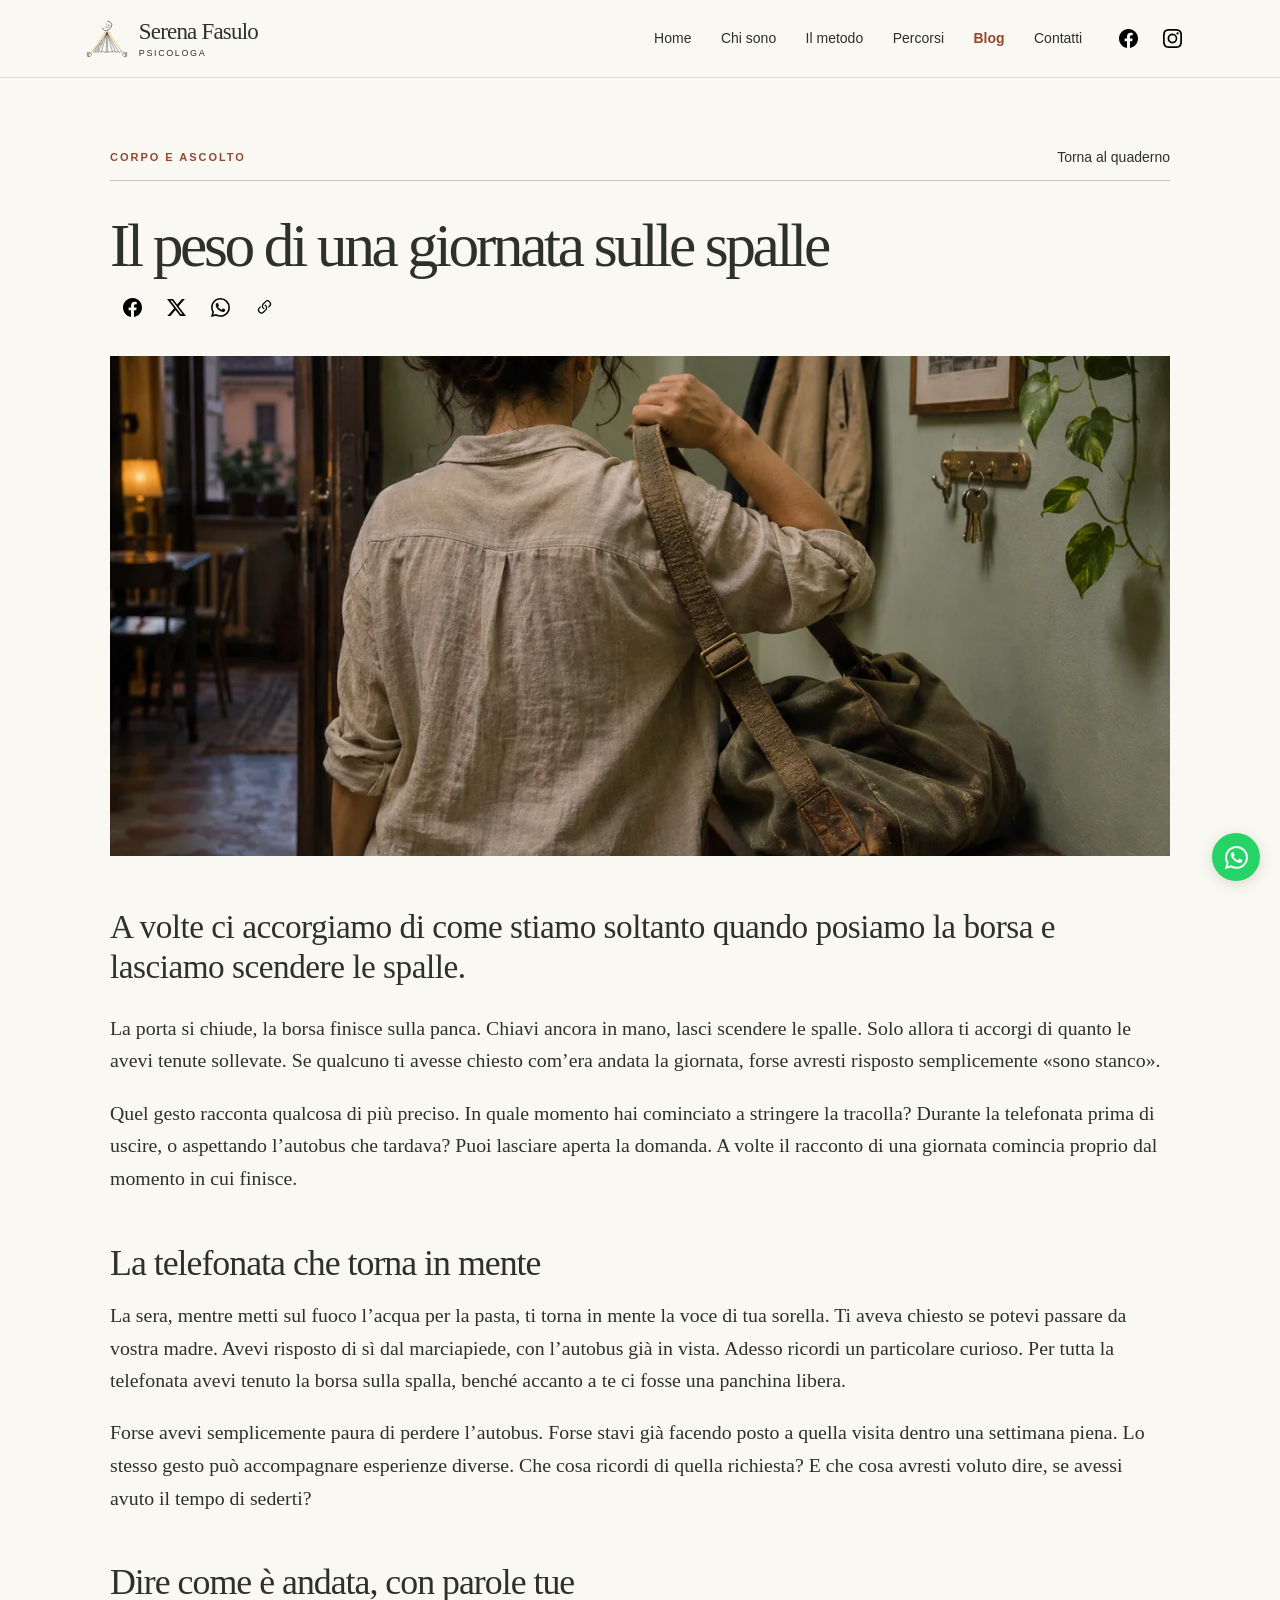
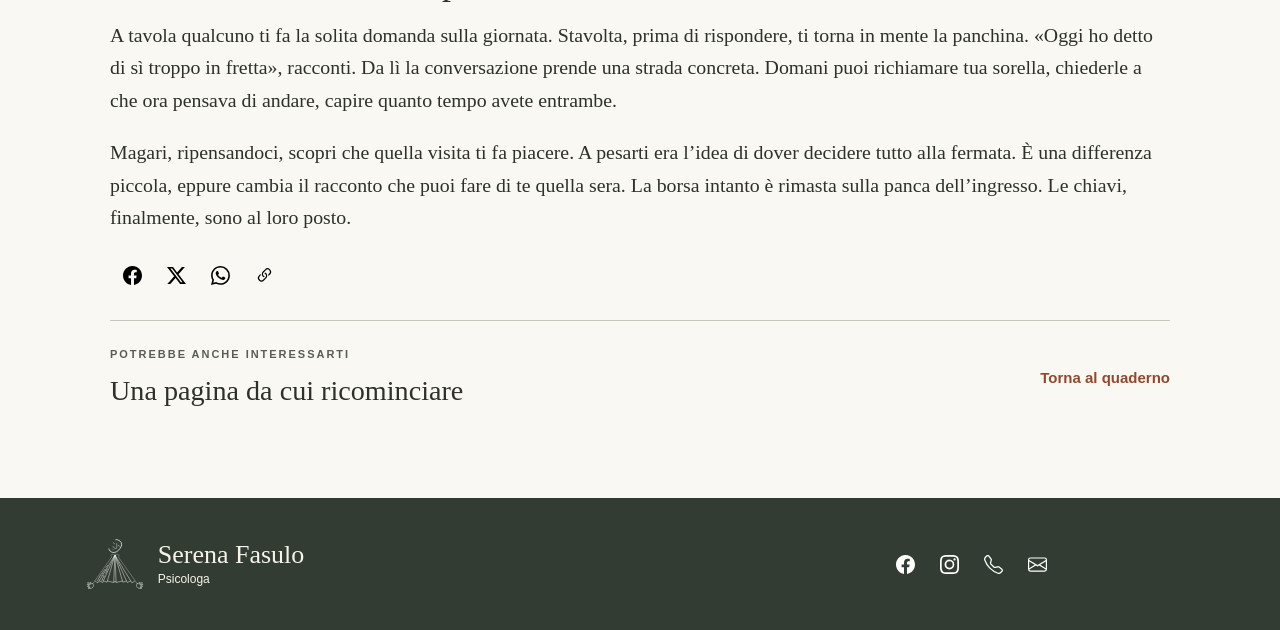
<file: blog/corpo-e-ascolto.html>
<!doctype html>
<html lang="it">
<head>
<meta charset="utf-8">
<meta name="viewport" content="width=device-width, initial-scale=1">
<title>Il peso di una giornata sulle spalle | Serena Fasulo</title>
<meta name="description" content="A volte ci accorgiamo di come stiamo soltanto quando posiamo la borsa e lasciamo scendere le spalle.">
<meta property="og:type" content="article">
<meta property="og:locale" content="it_IT">
<meta property="og:site_name" content="Serena Fasulo">
<meta property="og:url" content="https://01121987r-beep.github.io/serena-fasulo-demo/blog/corpo-e-ascolto.html">
<meta property="og:title" content="Il peso di una giornata sulle spalle | Serena Fasulo">
<meta property="og:description" content="A volte ci accorgiamo di come stiamo soltanto quando posiamo la borsa e lasciamo scendere le spalle.">
<meta property="og:image" content="https://01121987r-beep.github.io/serena-fasulo-demo/assets/serena-fasulo-social.jpg?v=3">
<meta property="og:image:type" content="image/jpeg">
<meta property="og:image:width" content="1200">
<meta property="og:image:height" content="630">
<meta property="og:image:alt" content="Logo su sfondo bianco con la scritta «Serena Fasulo» e la qualifica «Psicologa e Psicoterapeuta».">
<meta name="twitter:card" content="summary_large_image">
<meta name="twitter:title" content="Il peso di una giornata sulle spalle | Serena Fasulo">
<meta name="twitter:description" content="A volte ci accorgiamo di come stiamo soltanto quando posiamo la borsa e lasciamo scendere le spalle.">
<meta name="twitter:image" content="https://01121987r-beep.github.io/serena-fasulo-demo/assets/serena-fasulo-social.jpg?v=3">
<meta name="twitter:image:alt" content="Logo su sfondo bianco con la scritta «Serena Fasulo» e la qualifica «Psicologa e Psicoterapeuta».">
<meta name="robots" content="noindex,nofollow">
<link rel="icon" href="../assets/simbolo.svg" type="image/svg+xml">
<link rel="stylesheet" href="../styles.css">
<script defer src="../assets/vendor/gsap.min.js"></script>
<script defer src="../script.js">
</script>
<script defer src="../condividi.js"></script>
</head>
<body>
<a class="skip" href="#main">Vai al contenuto</a>
<header class="mast">
<div class="wrap navrow"><a class="brand" href="../index.html#home" aria-label="Serena Fasulo, home"><img src="../assets/simbolo.svg" alt="" width="42" height="38"><span>Serena Fasulo<small>Psicologa</small></span></a>
<button class="menu" type="button" aria-label="Apri menu" aria-expanded="false" aria-controls="nav">
  <svg width="24" height="24" viewBox="0 0 24 24" fill="none" stroke="currentColor" stroke-width="1.8" stroke-linecap="round" aria-hidden="true" focusable="false">
    <path d="M3 12h18"/><path d="M3 12h18"/><path d="M3 12h18"/>
  </svg>
</button>
<nav id="nav" aria-label="Principale"><a href="../index.html#home" data-section="home">Home</a><a href="../index.html#chi-sono" data-section="chi-sono">Chi sono</a><a href="../index.html#metodo" data-section="metodo">Il metodo</a><a href="../index.html#percorsi" data-section="percorsi">Percorsi</a><a href="index.html" data-section="blog" aria-current="location">Blog</a><a href="../index.html#contatti" data-section="contatti">Contatti</a>
</nav>
<div class="channel-icons header-channels">
  <a data-channel="facebook" href="../index.html#contatti" aria-label="Facebook di Serena Fasulo" title="Facebook di Serena Fasulo"><img src="../assets/facebook.svg" alt="" width="19" height="19"></a>
  <a data-channel="instagram" href="../index.html#contatti" aria-label="Instagram di Serena Fasulo" title="Instagram di Serena Fasulo"><img src="../assets/instagram.svg" alt="" width="19" height="19"></a>
</div>
</div>
</header>
<main id="main" class="article-main">
  <article aria-labelledby="story-title">
    <header class="story-head">
      <div class="story-section"><p class="kicker">Corpo e ascolto</p><a class="back" href="index.html">Torna al quaderno</a></div>
      <h1 id="story-title">Il peso di una giornata sulle spalle</h1>
      <div class="story-share" hidden></div>
    </header>
    <figure class="story-photo"><img src="../assets/corpo-e-ascolto.webp" width="1200" height="800" alt="Una persona rientrata a casa sfila dalla spalla la tracolla di una borsa di tela." fetchpriority="high"></figure>
    <div class="reading">
      <p class="standfirst">A volte ci accorgiamo di come stiamo soltanto quando posiamo la borsa e lasciamo scendere le spalle.</p>
      <div class="story-text">
        <p>La porta si chiude, la borsa finisce sulla panca. Chiavi ancora in mano, lasci scendere le spalle. Solo allora ti accorgi di quanto le avevi tenute sollevate. Se qualcuno ti avesse chiesto com’era andata la giornata, forse avresti risposto semplicemente «sono stanco».</p>
        <p>Quel gesto racconta qualcosa di più preciso. In quale momento hai cominciato a stringere la tracolla? Durante la telefonata prima di uscire, o aspettando l’autobus che tardava? Puoi lasciare aperta la domanda. A volte il racconto di una giornata comincia proprio dal momento in cui finisce.</p>
        <h2>La telefonata che torna in mente</h2>
        <p>La sera, mentre metti sul fuoco l’acqua per la pasta, ti torna in mente la voce di tua sorella. Ti aveva chiesto se potevi passare da vostra madre. Avevi risposto di sì dal marciapiede, con l’autobus già in vista. Adesso ricordi un particolare curioso. Per tutta la telefonata avevi tenuto la borsa sulla spalla, benché accanto a te ci fosse una panchina libera.</p>
        <p>Forse avevi semplicemente paura di perdere l’autobus. Forse stavi già facendo posto a quella visita dentro una settimana piena. Lo stesso gesto può accompagnare esperienze diverse. Che cosa ricordi di quella richiesta? E che cosa avresti voluto dire, se avessi avuto il tempo di sederti?</p>
        <h2>Dire come è andata, con parole tue</h2>
        <p>A tavola qualcuno ti fa la solita domanda sulla giornata. Stavolta, prima di rispondere, ti torna in mente la panchina. «Oggi ho detto di sì troppo in fretta», racconti. Da lì la conversazione prende una strada concreta. Domani puoi richiamare tua sorella, chiederle a che ora pensava di andare, capire quanto tempo avete entrambe.</p>
        <p>Magari, ripensandoci, scopri che quella visita ti fa piacere. A pesarti era l’idea di dover decidere tutto alla fermata. È una differenza piccola, eppure cambia il racconto che puoi fare di te quella sera. La borsa intanto è rimasta sulla panca dell’ingresso. Le chiavi, finalmente, sono al loro posto.</p>
      </div>
      <div class="story-share" hidden></div>
      <div class="next" role="navigation" aria-label="Altre letture del quaderno">
        <div class="next-story">
          <p class="kicker">Potrebbe anche interessarti</p>
          <a href="storie-di-se.html">Una pagina da cui ricominciare</a>
        </div>
        <a class="back" href="index.html">Torna al quaderno</a>
      </div>
    </div>
  </article>
</main>
<footer>
<div class="wrap foot">
<a class="footer-brand" href="../index.html#home" aria-label="Serena Fasulo, torna alla home">
  <img src="../assets/simbolo-negativo.svg" alt="" width="58" height="56">
  <div><strong>Serena Fasulo</strong><span>Psicologa</span></div>
</a>
<div class="channel-icons footer-channels">
  <a data-channel="facebook" href="../index.html#contatti" aria-label="Facebook di Serena Fasulo" title="Facebook di Serena Fasulo"><img src="../assets/facebook.svg" alt="" width="19" height="19"></a>
  <a data-channel="instagram" href="../index.html#contatti" aria-label="Instagram di Serena Fasulo" title="Instagram di Serena Fasulo"><img src="../assets/instagram.svg" alt="" width="19" height="19"></a>
  <a data-channel="telefono" href="tel:+390600000000" aria-label="Chiama Serena Fasulo" title="Chiama Serena Fasulo"><img src="../assets/telephone.svg" alt="" width="19" height="19"></a>
  <a data-channel="email" href="mailto:serena.fasulo@example.com" aria-label="Invia una mail a Serena Fasulo" title="Invia una mail a Serena Fasulo"><img src="../assets/envelope.svg" alt="" width="19" height="19"></a>
</div>
</div>
</footer>
<a class="whatsapp" data-channel="whatsapp" href="../index.html#contatti" aria-label="Contatta Serena su WhatsApp"><img src="../assets/whatsapp.svg" width="23" height="23" alt=""></a>
<dialog id="channel-dialog" aria-labelledby="channel-title"><button type="button" class="close" aria-label="Chiudi finestra">×</button>
<p class="kicker">Contatti</p>
<h2 id="channel-title">
</h2>
<p id="channel-note">
</p><a class="button" href="../index.html#contatti">Vai al modulo</a>
</dialog>
</body>
</html>
</file>
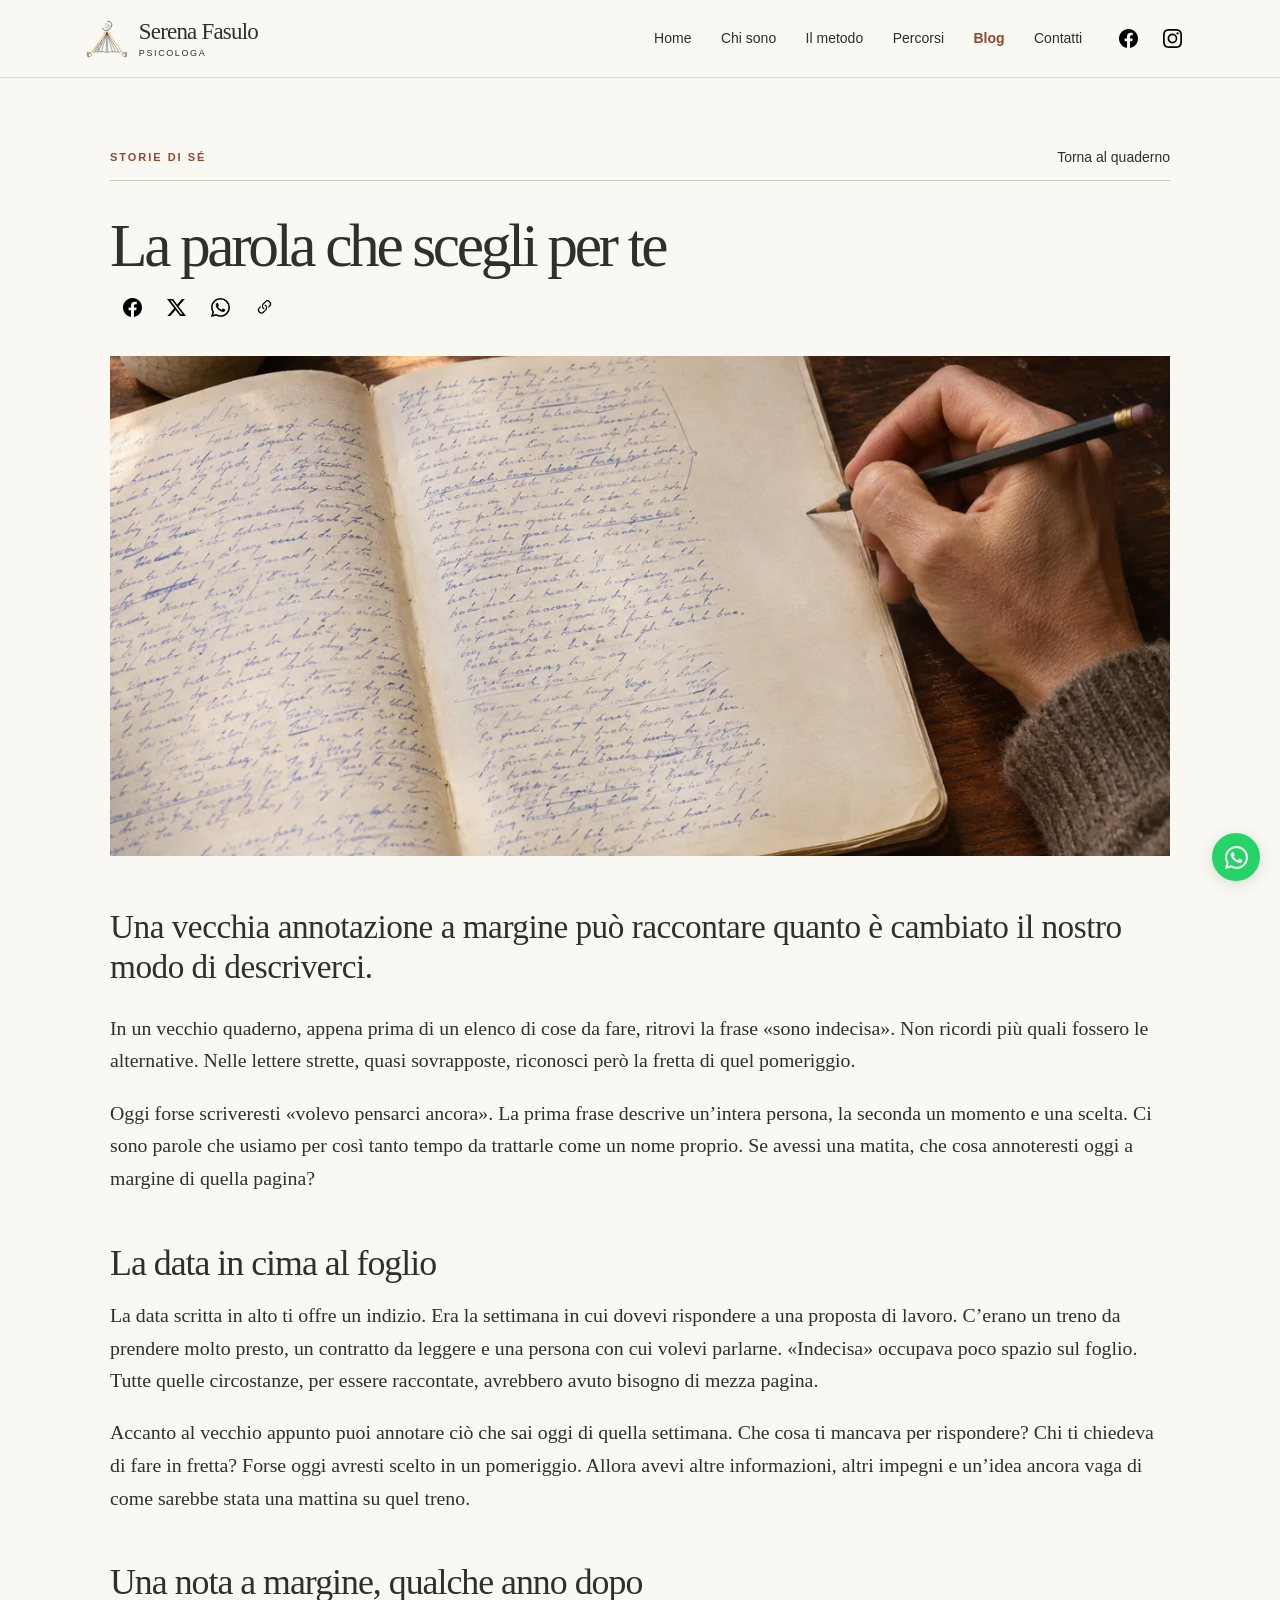
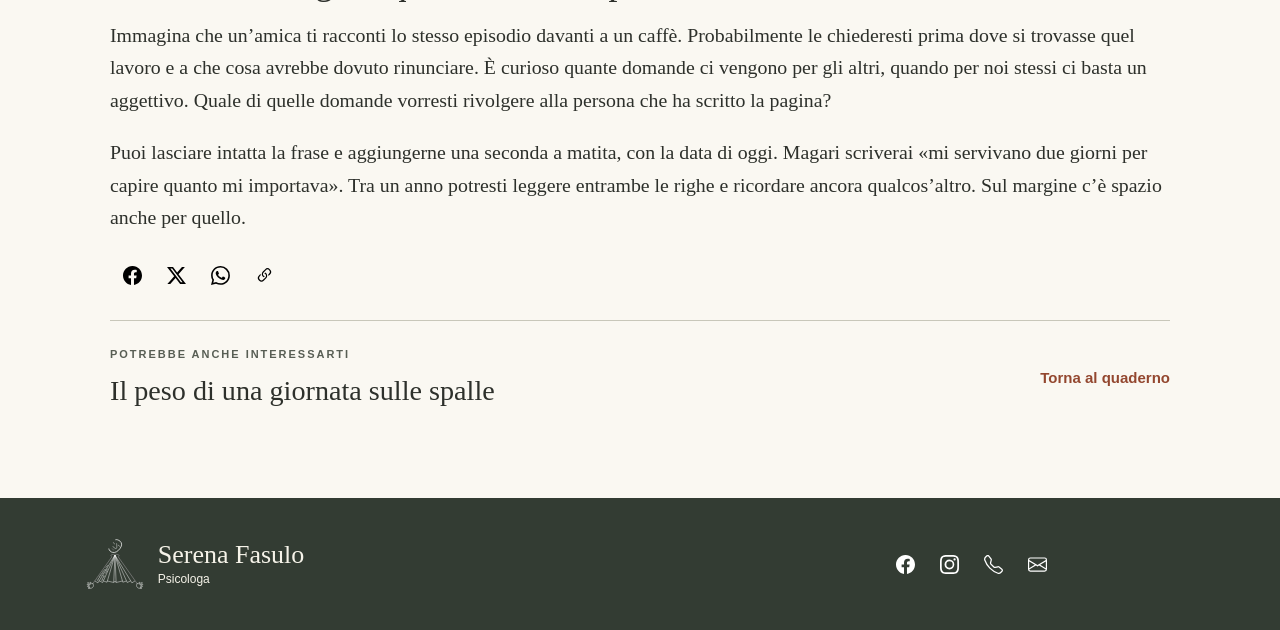
<file: blog/la-parola-che-scegli-per-te.html>
<!doctype html>
<html lang="it">
<head>
<meta charset="utf-8">
<meta name="viewport" content="width=device-width, initial-scale=1">
<title>La parola che scegli per te | Serena Fasulo</title>
<meta name="description" content="Una vecchia annotazione a margine può raccontare quanto è cambiato il nostro modo di descriverci.">
<meta property="og:type" content="article">
<meta property="og:locale" content="it_IT">
<meta property="og:site_name" content="Serena Fasulo">
<meta property="og:url" content="https://01121987r-beep.github.io/serena-fasulo-demo/blog/la-parola-che-scegli-per-te.html">
<meta property="og:title" content="La parola che scegli per te | Serena Fasulo">
<meta property="og:description" content="Una vecchia annotazione a margine può raccontare quanto è cambiato il nostro modo di descriverci.">
<meta property="og:image" content="https://01121987r-beep.github.io/serena-fasulo-demo/assets/serena-fasulo-social.jpg?v=3">
<meta property="og:image:type" content="image/jpeg">
<meta property="og:image:width" content="1200">
<meta property="og:image:height" content="630">
<meta property="og:image:alt" content="Logo su sfondo bianco con la scritta «Serena Fasulo» e la qualifica «Psicologa e Psicoterapeuta».">
<meta name="twitter:card" content="summary_large_image">
<meta name="twitter:title" content="La parola che scegli per te | Serena Fasulo">
<meta name="twitter:description" content="Una vecchia annotazione a margine può raccontare quanto è cambiato il nostro modo di descriverci.">
<meta name="twitter:image" content="https://01121987r-beep.github.io/serena-fasulo-demo/assets/serena-fasulo-social.jpg?v=3">
<meta name="twitter:image:alt" content="Logo su sfondo bianco con la scritta «Serena Fasulo» e la qualifica «Psicologa e Psicoterapeuta».">
<meta name="robots" content="noindex,nofollow">
<link rel="icon" href="../assets/simbolo.svg" type="image/svg+xml">
<link rel="stylesheet" href="../styles.css">
<script defer src="../assets/vendor/gsap.min.js"></script>
<script defer src="../script.js">
</script>
<script defer src="../condividi.js"></script>
</head>
<body>
<a class="skip" href="#main">Vai al contenuto</a>
<header class="mast">
<div class="wrap navrow"><a class="brand" href="../index.html#home" aria-label="Serena Fasulo, home"><img src="../assets/simbolo.svg" alt="" width="42" height="38"><span>Serena Fasulo<small>Psicologa</small></span></a>
<button class="menu" type="button" aria-label="Apri menu" aria-expanded="false" aria-controls="nav">
  <svg width="24" height="24" viewBox="0 0 24 24" fill="none" stroke="currentColor" stroke-width="1.8" stroke-linecap="round" aria-hidden="true" focusable="false">
    <path d="M3 12h18"/><path d="M3 12h18"/><path d="M3 12h18"/>
  </svg>
</button>
<nav id="nav" aria-label="Principale"><a href="../index.html#home" data-section="home">Home</a><a href="../index.html#chi-sono" data-section="chi-sono">Chi sono</a><a href="../index.html#metodo" data-section="metodo">Il metodo</a><a href="../index.html#percorsi" data-section="percorsi">Percorsi</a><a href="index.html" data-section="blog" aria-current="location">Blog</a><a href="../index.html#contatti" data-section="contatti">Contatti</a>
</nav>
<div class="channel-icons header-channels">
  <a data-channel="facebook" href="../index.html#contatti" aria-label="Facebook di Serena Fasulo" title="Facebook di Serena Fasulo"><img src="../assets/facebook.svg" alt="" width="19" height="19"></a>
  <a data-channel="instagram" href="../index.html#contatti" aria-label="Instagram di Serena Fasulo" title="Instagram di Serena Fasulo"><img src="../assets/instagram.svg" alt="" width="19" height="19"></a>
</div>
</div>
</header>
<main id="main" class="article-main">
  <article aria-labelledby="story-title">
    <header class="story-head">
      <div class="story-section"><p class="kicker">Storie di sé</p><a class="back" href="index.html">Torna al quaderno</a></div>
      <h1 id="story-title">La parola che scegli per te</h1>
      <div class="story-share" hidden></div>
    </header>
    <figure class="story-photo"><img src="../assets/la-parola-che-scegli-per-te.webp" width="1200" height="800" alt="Una mano tiene la matita sul margine di un quaderno aperto, accanto a vecchi appunti." fetchpriority="high"></figure>
    <div class="reading">
      <p class="standfirst">Una vecchia annotazione a margine può raccontare quanto è cambiato il nostro modo di descriverci.</p>
      <div class="story-text">
        <p>In un vecchio quaderno, appena prima di un elenco di cose da fare, ritrovi la frase «sono indecisa». Non ricordi più quali fossero le alternative. Nelle lettere strette, quasi sovrapposte, riconosci però la fretta di quel pomeriggio.</p>
        <p>Oggi forse scriveresti «volevo pensarci ancora». La prima frase descrive un’intera persona, la seconda un momento e una scelta. Ci sono parole che usiamo per così tanto tempo da trattarle come un nome proprio. Se avessi una matita, che cosa annoteresti oggi a margine di quella pagina?</p>
        <h2>La data in cima al foglio</h2>
        <p>La data scritta in alto ti offre un indizio. Era la settimana in cui dovevi rispondere a una proposta di lavoro. C’erano un treno da prendere molto presto, un contratto da leggere e una persona con cui volevi parlarne. «Indecisa» occupava poco spazio sul foglio. Tutte quelle circostanze, per essere raccontate, avrebbero avuto bisogno di mezza pagina.</p>
        <p>Accanto al vecchio appunto puoi annotare ciò che sai oggi di quella settimana. Che cosa ti mancava per rispondere? Chi ti chiedeva di fare in fretta? Forse oggi avresti scelto in un pomeriggio. Allora avevi altre informazioni, altri impegni e un’idea ancora vaga di come sarebbe stata una mattina su quel treno.</p>
        <h2>Una nota a margine, qualche anno dopo</h2>
        <p>Immagina che un’amica ti racconti lo stesso episodio davanti a un caffè. Probabilmente le chiederesti prima dove si trovasse quel lavoro e a che cosa avrebbe dovuto rinunciare. È curioso quante domande ci vengono per gli altri, quando per noi stessi ci basta un aggettivo. Quale di quelle domande vorresti rivolgere alla persona che ha scritto la pagina?</p>
        <p>Puoi lasciare intatta la frase e aggiungerne una seconda a matita, con la data di oggi. Magari scriverai «mi servivano due giorni per capire quanto mi importava». Tra un anno potresti leggere entrambe le righe e ricordare ancora qualcos’altro. Sul margine c’è spazio anche per quello.</p>
      </div>
      <div class="story-share" hidden></div>
      <div class="next" role="navigation" aria-label="Altre letture del quaderno">
        <div class="next-story">
          <p class="kicker">Potrebbe anche interessarti</p>
          <a href="corpo-e-ascolto.html">Il peso di una giornata sulle spalle</a>
        </div>
        <a class="back" href="index.html">Torna al quaderno</a>
      </div>
    </div>
  </article>
</main>
<footer>
<div class="wrap foot">
<a class="footer-brand" href="../index.html#home" aria-label="Serena Fasulo, torna alla home">
  <img src="../assets/simbolo-negativo.svg" alt="" width="58" height="56">
  <div><strong>Serena Fasulo</strong><span>Psicologa</span></div>
</a>
<div class="channel-icons footer-channels">
  <a data-channel="facebook" href="../index.html#contatti" aria-label="Facebook di Serena Fasulo" title="Facebook di Serena Fasulo"><img src="../assets/facebook.svg" alt="" width="19" height="19"></a>
  <a data-channel="instagram" href="../index.html#contatti" aria-label="Instagram di Serena Fasulo" title="Instagram di Serena Fasulo"><img src="../assets/instagram.svg" alt="" width="19" height="19"></a>
  <a data-channel="telefono" href="tel:+390600000000" aria-label="Chiama Serena Fasulo" title="Chiama Serena Fasulo"><img src="../assets/telephone.svg" alt="" width="19" height="19"></a>
  <a data-channel="email" href="mailto:serena.fasulo@example.com" aria-label="Invia una mail a Serena Fasulo" title="Invia una mail a Serena Fasulo"><img src="../assets/envelope.svg" alt="" width="19" height="19"></a>
</div>
</div>
</footer>
<a class="whatsapp" data-channel="whatsapp" href="../index.html#contatti" aria-label="Contatta Serena su WhatsApp"><img src="../assets/whatsapp.svg" width="23" height="23" alt=""></a>
<dialog id="channel-dialog" aria-labelledby="channel-title"><button type="button" class="close" aria-label="Chiudi finestra">×</button>
<p class="kicker">Contatti</p>
<h2 id="channel-title">
</h2>
<p id="channel-note">
</p><a class="button" href="../index.html#contatti">Vai al modulo</a>
</dialog>
</body>
</html>
</file>
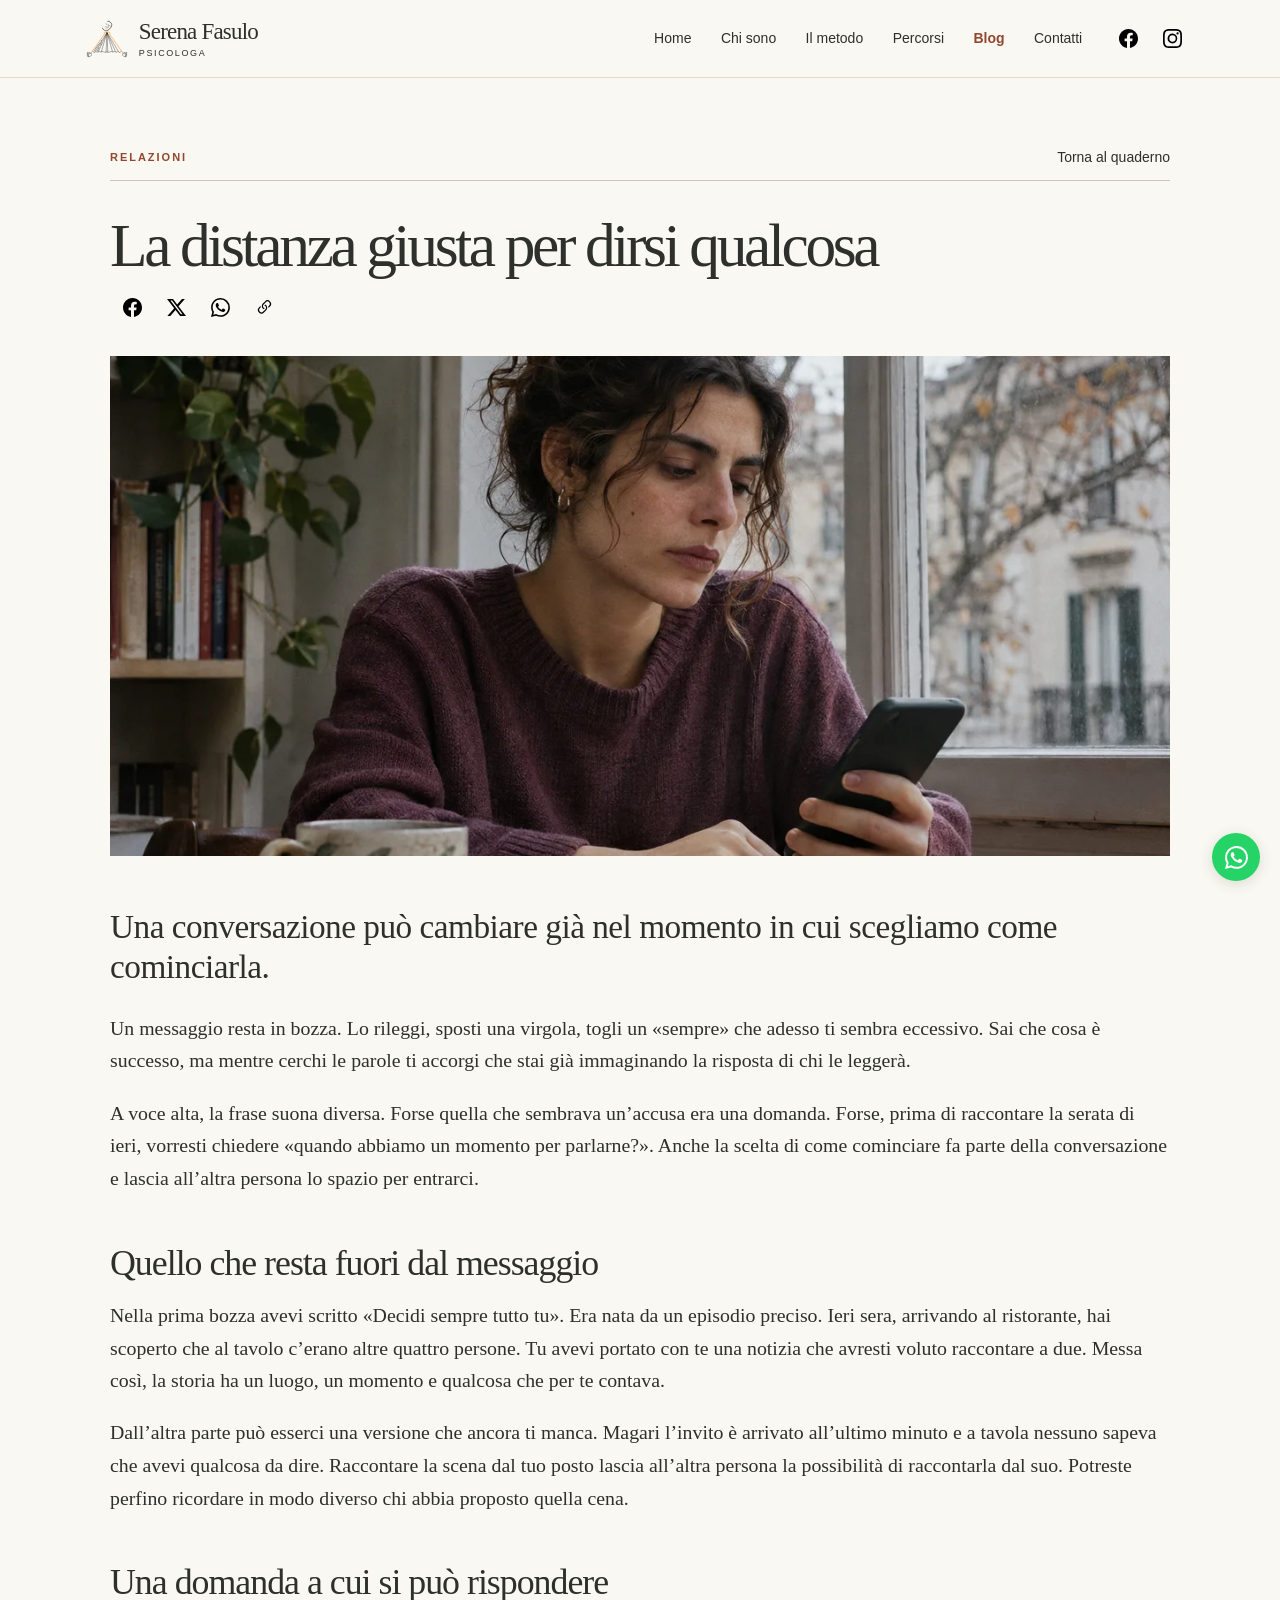
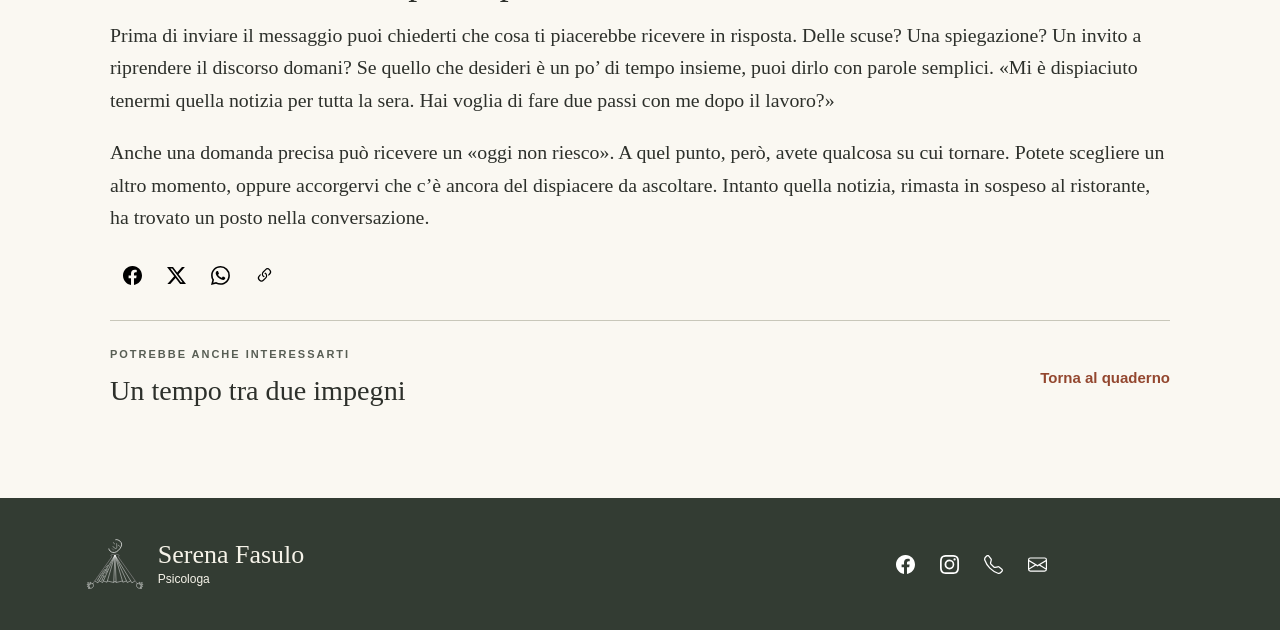
<file: blog/relazioni.html>
<!doctype html>
<html lang="it">
<head>
<meta charset="utf-8">
<meta name="viewport" content="width=device-width, initial-scale=1">
<title>La distanza giusta per dirsi qualcosa | Serena Fasulo</title>
<meta name="description" content="Una conversazione può cambiare già nel momento in cui scegliamo come cominciarla.">
<meta property="og:type" content="article">
<meta property="og:locale" content="it_IT">
<meta property="og:site_name" content="Serena Fasulo">
<meta property="og:url" content="https://01121987r-beep.github.io/serena-fasulo-demo/blog/relazioni.html">
<meta property="og:title" content="La distanza giusta per dirsi qualcosa | Serena Fasulo">
<meta property="og:description" content="Una conversazione può cambiare già nel momento in cui scegliamo come cominciarla.">
<meta property="og:image" content="https://01121987r-beep.github.io/serena-fasulo-demo/assets/serena-fasulo-social.jpg?v=3">
<meta property="og:image:type" content="image/jpeg">
<meta property="og:image:width" content="1200">
<meta property="og:image:height" content="630">
<meta property="og:image:alt" content="Logo su sfondo bianco con la scritta «Serena Fasulo» e la qualifica «Psicologa e Psicoterapeuta».">
<meta name="twitter:card" content="summary_large_image">
<meta name="twitter:title" content="La distanza giusta per dirsi qualcosa | Serena Fasulo">
<meta name="twitter:description" content="Una conversazione può cambiare già nel momento in cui scegliamo come cominciarla.">
<meta name="twitter:image" content="https://01121987r-beep.github.io/serena-fasulo-demo/assets/serena-fasulo-social.jpg?v=3">
<meta name="twitter:image:alt" content="Logo su sfondo bianco con la scritta «Serena Fasulo» e la qualifica «Psicologa e Psicoterapeuta».">
<meta name="robots" content="noindex,nofollow">
<link rel="icon" href="../assets/simbolo.svg" type="image/svg+xml">
<link rel="stylesheet" href="../styles.css">
<script defer src="../assets/vendor/gsap.min.js"></script>
<script defer src="../script.js">
</script>
<script defer src="../condividi.js"></script>
</head>
<body>
<a class="skip" href="#main">Vai al contenuto</a>
<header class="mast">
<div class="wrap navrow"><a class="brand" href="../index.html#home" aria-label="Serena Fasulo, home"><img src="../assets/simbolo.svg" alt="" width="42" height="38"><span>Serena Fasulo<small>Psicologa</small></span></a>
<button class="menu" type="button" aria-label="Apri menu" aria-expanded="false" aria-controls="nav">
  <svg width="24" height="24" viewBox="0 0 24 24" fill="none" stroke="currentColor" stroke-width="1.8" stroke-linecap="round" aria-hidden="true" focusable="false">
    <path d="M3 12h18"/><path d="M3 12h18"/><path d="M3 12h18"/>
  </svg>
</button>
<nav id="nav" aria-label="Principale"><a href="../index.html#home" data-section="home">Home</a><a href="../index.html#chi-sono" data-section="chi-sono">Chi sono</a><a href="../index.html#metodo" data-section="metodo">Il metodo</a><a href="../index.html#percorsi" data-section="percorsi">Percorsi</a><a href="index.html" data-section="blog" aria-current="location">Blog</a><a href="../index.html#contatti" data-section="contatti">Contatti</a>
</nav>
<div class="channel-icons header-channels">
  <a data-channel="facebook" href="../index.html#contatti" aria-label="Facebook di Serena Fasulo" title="Facebook di Serena Fasulo"><img src="../assets/facebook.svg" alt="" width="19" height="19"></a>
  <a data-channel="instagram" href="../index.html#contatti" aria-label="Instagram di Serena Fasulo" title="Instagram di Serena Fasulo"><img src="../assets/instagram.svg" alt="" width="19" height="19"></a>
</div>
</div>
</header>
<main id="main" class="article-main">
  <article aria-labelledby="story-title">
    <header class="story-head">
      <div class="story-section"><p class="kicker">Relazioni</p><a class="back" href="index.html">Torna al quaderno</a></div>
      <h1 id="story-title">La distanza giusta per dirsi qualcosa</h1>
      <div class="story-share" hidden></div>
    </header>
    <figure class="story-photo"><img src="../assets/relazioni.webp" width="1200" height="800" alt="Una persona seduta vicino alla finestra guarda il telefono con una tazza sul tavolo." fetchpriority="high"></figure>
    <div class="reading">
      <p class="standfirst">Una conversazione può cambiare già nel momento in cui scegliamo come cominciarla.</p>
      <div class="story-text">
        <p>Un messaggio resta in bozza. Lo rileggi, sposti una virgola, togli un «sempre» che adesso ti sembra eccessivo. Sai che cosa è successo, ma mentre cerchi le parole ti accorgi che stai già immaginando la risposta di chi le leggerà.</p>
        <p>A voce alta, la frase suona diversa. Forse quella che sembrava un’accusa era una domanda. Forse, prima di raccontare la serata di ieri, vorresti chiedere «quando abbiamo un momento per parlarne?». Anche la scelta di come cominciare fa parte della conversazione e lascia all’altra persona lo spazio per entrarci.</p>
        <h2>Quello che resta fuori dal messaggio</h2>
        <p>Nella prima bozza avevi scritto «Decidi sempre tutto tu». Era nata da un episodio preciso. Ieri sera, arrivando al ristorante, hai scoperto che al tavolo c’erano altre quattro persone. Tu avevi portato con te una notizia che avresti voluto raccontare a due. Messa così, la storia ha un luogo, un momento e qualcosa che per te contava.</p>
        <p>Dall’altra parte può esserci una versione che ancora ti manca. Magari l’invito è arrivato all’ultimo minuto e a tavola nessuno sapeva che avevi qualcosa da dire. Raccontare la scena dal tuo posto lascia all’altra persona la possibilità di raccontarla dal suo. Potreste perfino ricordare in modo diverso chi abbia proposto quella cena.</p>
        <h2>Una domanda a cui si può rispondere</h2>
        <p>Prima di inviare il messaggio puoi chiederti che cosa ti piacerebbe ricevere in risposta. Delle scuse? Una spiegazione? Un invito a riprendere il discorso domani? Se quello che desideri è un po’ di tempo insieme, puoi dirlo con parole semplici. «Mi è dispiaciuto tenermi quella notizia per tutta la sera. Hai voglia di fare due passi con me dopo il lavoro?»</p>
        <p>Anche una domanda precisa può ricevere un «oggi non riesco». A quel punto, però, avete qualcosa su cui tornare. Potete scegliere un altro momento, oppure accorgervi che c’è ancora del dispiacere da ascoltare. Intanto quella notizia, rimasta in sospeso al ristorante, ha trovato un posto nella conversazione.</p>
      </div>
      <div class="story-share" hidden></div>
      <div class="next" role="navigation" aria-label="Altre letture del quaderno">
        <div class="next-story">
          <p class="kicker">Potrebbe anche interessarti</p>
          <a href="un-tempo-tra-due-impegni.html">Un tempo tra due impegni</a>
        </div>
        <a class="back" href="index.html">Torna al quaderno</a>
      </div>
    </div>
  </article>
</main>
<footer>
<div class="wrap foot">
<a class="footer-brand" href="../index.html#home" aria-label="Serena Fasulo, torna alla home">
  <img src="../assets/simbolo-negativo.svg" alt="" width="58" height="56">
  <div><strong>Serena Fasulo</strong><span>Psicologa</span></div>
</a>
<div class="channel-icons footer-channels">
  <a data-channel="facebook" href="../index.html#contatti" aria-label="Facebook di Serena Fasulo" title="Facebook di Serena Fasulo"><img src="../assets/facebook.svg" alt="" width="19" height="19"></a>
  <a data-channel="instagram" href="../index.html#contatti" aria-label="Instagram di Serena Fasulo" title="Instagram di Serena Fasulo"><img src="../assets/instagram.svg" alt="" width="19" height="19"></a>
  <a data-channel="telefono" href="tel:+390600000000" aria-label="Chiama Serena Fasulo" title="Chiama Serena Fasulo"><img src="../assets/telephone.svg" alt="" width="19" height="19"></a>
  <a data-channel="email" href="mailto:serena.fasulo@example.com" aria-label="Invia una mail a Serena Fasulo" title="Invia una mail a Serena Fasulo"><img src="../assets/envelope.svg" alt="" width="19" height="19"></a>
</div>
</div>
</footer>
<a class="whatsapp" data-channel="whatsapp" href="../index.html#contatti" aria-label="Contatta Serena su WhatsApp"><img src="../assets/whatsapp.svg" width="23" height="23" alt=""></a>
<dialog id="channel-dialog" aria-labelledby="channel-title"><button type="button" class="close" aria-label="Chiudi finestra">×</button>
<p class="kicker">Contatti</p>
<h2 id="channel-title">
</h2>
<p id="channel-note">
</p><a class="button" href="../index.html#contatti">Vai al modulo</a>
</dialog>
</body>
</html>
</file>
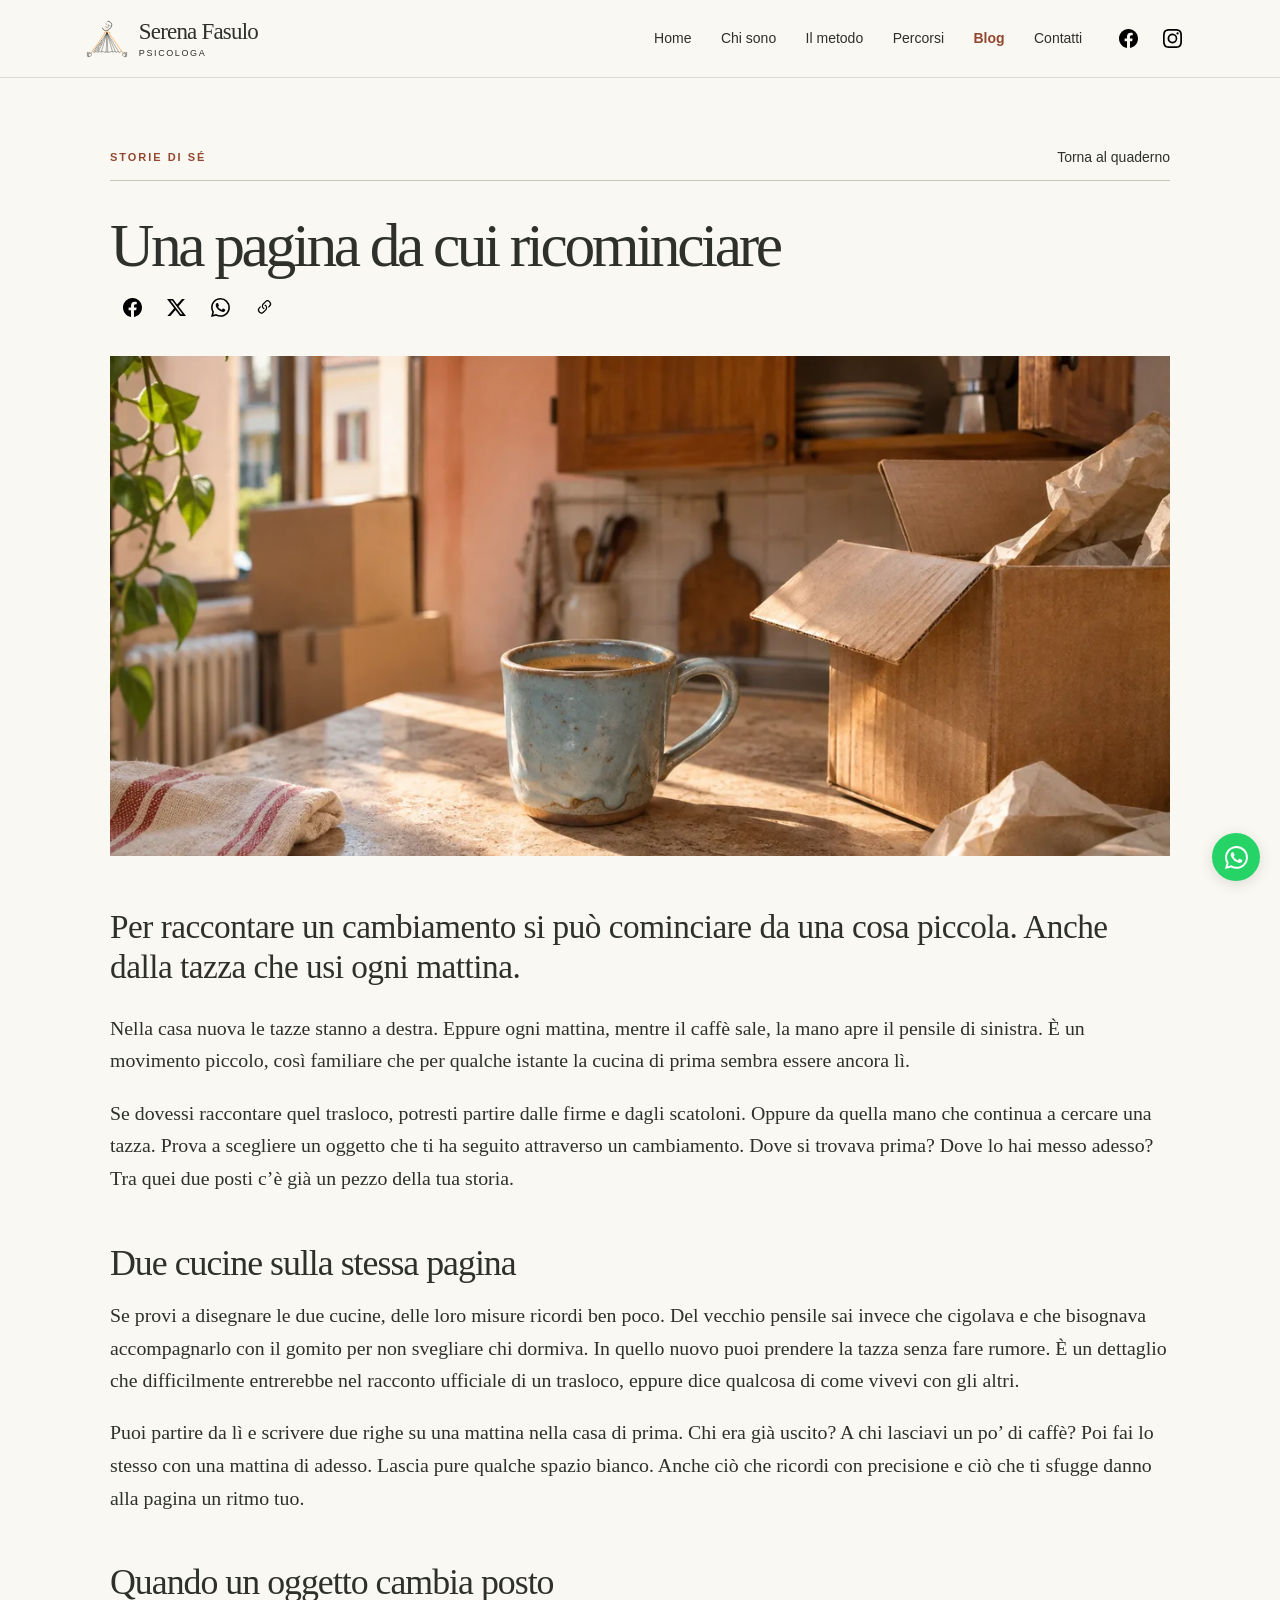
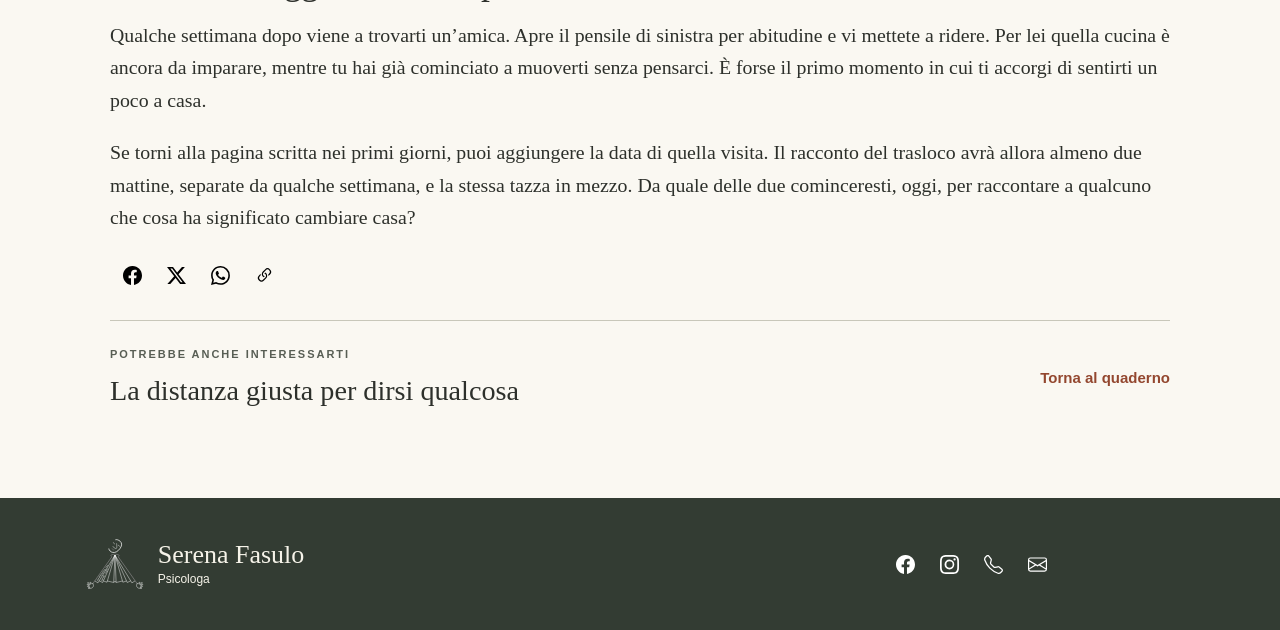
<file: blog/storie-di-se.html>
<!doctype html>
<html lang="it">
<head>
<meta charset="utf-8">
<meta name="viewport" content="width=device-width, initial-scale=1">
<title>Una pagina da cui ricominciare | Serena Fasulo</title>
<meta name="description" content="Per raccontare un cambiamento si può cominciare da una cosa piccola. Anche dalla tazza che usi ogni mattina.">
<meta property="og:type" content="article">
<meta property="og:locale" content="it_IT">
<meta property="og:site_name" content="Serena Fasulo">
<meta property="og:url" content="https://01121987r-beep.github.io/serena-fasulo-demo/blog/storie-di-se.html">
<meta property="og:title" content="Una pagina da cui ricominciare | Serena Fasulo">
<meta property="og:description" content="Per raccontare un cambiamento si può cominciare da una cosa piccola. Anche dalla tazza che usi ogni mattina.">
<meta property="og:image" content="https://01121987r-beep.github.io/serena-fasulo-demo/assets/serena-fasulo-social.jpg?v=3">
<meta property="og:image:type" content="image/jpeg">
<meta property="og:image:width" content="1200">
<meta property="og:image:height" content="630">
<meta property="og:image:alt" content="Logo su sfondo bianco con la scritta «Serena Fasulo» e la qualifica «Psicologa e Psicoterapeuta».">
<meta name="twitter:card" content="summary_large_image">
<meta name="twitter:title" content="Una pagina da cui ricominciare | Serena Fasulo">
<meta name="twitter:description" content="Per raccontare un cambiamento si può cominciare da una cosa piccola. Anche dalla tazza che usi ogni mattina.">
<meta name="twitter:image" content="https://01121987r-beep.github.io/serena-fasulo-demo/assets/serena-fasulo-social.jpg?v=3">
<meta name="twitter:image:alt" content="Logo su sfondo bianco con la scritta «Serena Fasulo» e la qualifica «Psicologa e Psicoterapeuta».">
<meta name="robots" content="noindex,nofollow">
<link rel="icon" href="../assets/simbolo.svg" type="image/svg+xml">
<link rel="stylesheet" href="../styles.css">
<script defer src="../assets/vendor/gsap.min.js"></script>
<script defer src="../script.js">
</script>
<script defer src="../condividi.js"></script>
</head>
<body>
<a class="skip" href="#main">Vai al contenuto</a>
<header class="mast">
<div class="wrap navrow"><a class="brand" href="../index.html#home" aria-label="Serena Fasulo, home"><img src="../assets/simbolo.svg" alt="" width="42" height="38"><span>Serena Fasulo<small>Psicologa</small></span></a>
<button class="menu" type="button" aria-label="Apri menu" aria-expanded="false" aria-controls="nav">
  <svg width="24" height="24" viewBox="0 0 24 24" fill="none" stroke="currentColor" stroke-width="1.8" stroke-linecap="round" aria-hidden="true" focusable="false">
    <path d="M3 12h18"/><path d="M3 12h18"/><path d="M3 12h18"/>
  </svg>
</button>
<nav id="nav" aria-label="Principale"><a href="../index.html#home" data-section="home">Home</a><a href="../index.html#chi-sono" data-section="chi-sono">Chi sono</a><a href="../index.html#metodo" data-section="metodo">Il metodo</a><a href="../index.html#percorsi" data-section="percorsi">Percorsi</a><a href="index.html" data-section="blog" aria-current="location">Blog</a><a href="../index.html#contatti" data-section="contatti">Contatti</a>
</nav>
<div class="channel-icons header-channels">
  <a data-channel="facebook" href="../index.html#contatti" aria-label="Facebook di Serena Fasulo" title="Facebook di Serena Fasulo"><img src="../assets/facebook.svg" alt="" width="19" height="19"></a>
  <a data-channel="instagram" href="../index.html#contatti" aria-label="Instagram di Serena Fasulo" title="Instagram di Serena Fasulo"><img src="../assets/instagram.svg" alt="" width="19" height="19"></a>
</div>
</div>
</header>
<main id="main" class="article-main">
  <article aria-labelledby="story-title">
    <header class="story-head">
      <div class="story-section"><p class="kicker">Storie di sé</p><a class="back" href="index.html">Torna al quaderno</a></div>
      <h1 id="story-title">Una pagina da cui ricominciare</h1>
      <div class="story-share" hidden></div>
    </header>
    <figure class="story-photo"><img src="../assets/storie-di-se.webp" width="1200" height="800" alt="Una tazza azzurra sul piano della cucina, accanto agli scatoloni aperti del trasloco." fetchpriority="high"></figure>
    <div class="reading">
      <p class="standfirst">Per raccontare un cambiamento si può cominciare da una cosa piccola. Anche dalla tazza che usi ogni mattina.</p>
      <div class="story-text">
        <p>Nella casa nuova le tazze stanno a destra. Eppure ogni mattina, mentre il caffè sale, la mano apre il pensile di sinistra. È un movimento piccolo, così familiare che per qualche istante la cucina di prima sembra essere ancora lì.</p>
        <p>Se dovessi raccontare quel trasloco, potresti partire dalle firme e dagli scatoloni. Oppure da quella mano che continua a cercare una tazza. Prova a scegliere un oggetto che ti ha seguito attraverso un cambiamento. Dove si trovava prima? Dove lo hai messo adesso? Tra quei due posti c’è già un pezzo della tua storia.</p>
        <h2>Due cucine sulla stessa pagina</h2>
        <p>Se provi a disegnare le due cucine, delle loro misure ricordi ben poco. Del vecchio pensile sai invece che cigolava e che bisognava accompagnarlo con il gomito per non svegliare chi dormiva. In quello nuovo puoi prendere la tazza senza fare rumore. È un dettaglio che difficilmente entrerebbe nel racconto ufficiale di un trasloco, eppure dice qualcosa di come vivevi con gli altri.</p>
        <p>Puoi partire da lì e scrivere due righe su una mattina nella casa di prima. Chi era già uscito? A chi lasciavi un po’ di caffè? Poi fai lo stesso con una mattina di adesso. Lascia pure qualche spazio bianco. Anche ciò che ricordi con precisione e ciò che ti sfugge danno alla pagina un ritmo tuo.</p>
        <h2>Quando un oggetto cambia posto</h2>
        <p>Qualche settimana dopo viene a trovarti un’amica. Apre il pensile di sinistra per abitudine e vi mettete a ridere. Per lei quella cucina è ancora da imparare, mentre tu hai già cominciato a muoverti senza pensarci. È forse il primo momento in cui ti accorgi di sentirti un poco a casa.</p>
        <p>Se torni alla pagina scritta nei primi giorni, puoi aggiungere la data di quella visita. Il racconto del trasloco avrà allora almeno due mattine, separate da qualche settimana, e la stessa tazza in mezzo. Da quale delle due cominceresti, oggi, per raccontare a qualcuno che cosa ha significato cambiare casa?</p>
      </div>
      <div class="story-share" hidden></div>
      <div class="next" role="navigation" aria-label="Altre letture del quaderno">
        <div class="next-story">
          <p class="kicker">Potrebbe anche interessarti</p>
          <a href="relazioni.html">La distanza giusta per dirsi qualcosa</a>
        </div>
        <a class="back" href="index.html">Torna al quaderno</a>
      </div>
    </div>
  </article>
</main>
<footer>
<div class="wrap foot">
<a class="footer-brand" href="../index.html#home" aria-label="Serena Fasulo, torna alla home">
  <img src="../assets/simbolo-negativo.svg" alt="" width="58" height="56">
  <div><strong>Serena Fasulo</strong><span>Psicologa</span></div>
</a>
<div class="channel-icons footer-channels">
  <a data-channel="facebook" href="../index.html#contatti" aria-label="Facebook di Serena Fasulo" title="Facebook di Serena Fasulo"><img src="../assets/facebook.svg" alt="" width="19" height="19"></a>
  <a data-channel="instagram" href="../index.html#contatti" aria-label="Instagram di Serena Fasulo" title="Instagram di Serena Fasulo"><img src="../assets/instagram.svg" alt="" width="19" height="19"></a>
  <a data-channel="telefono" href="tel:+390600000000" aria-label="Chiama Serena Fasulo" title="Chiama Serena Fasulo"><img src="../assets/telephone.svg" alt="" width="19" height="19"></a>
  <a data-channel="email" href="mailto:serena.fasulo@example.com" aria-label="Invia una mail a Serena Fasulo" title="Invia una mail a Serena Fasulo"><img src="../assets/envelope.svg" alt="" width="19" height="19"></a>
</div>
</div>
</footer>
<a class="whatsapp" data-channel="whatsapp" href="../index.html#contatti" aria-label="Contatta Serena su WhatsApp"><img src="../assets/whatsapp.svg" width="23" height="23" alt=""></a>
<dialog id="channel-dialog" aria-labelledby="channel-title"><button type="button" class="close" aria-label="Chiudi finestra">×</button>
<p class="kicker">Contatti</p>
<h2 id="channel-title">
</h2>
<p id="channel-note">
</p><a class="button" href="../index.html#contatti">Vai al modulo</a>
</dialog>
</body>
</html>
</file>
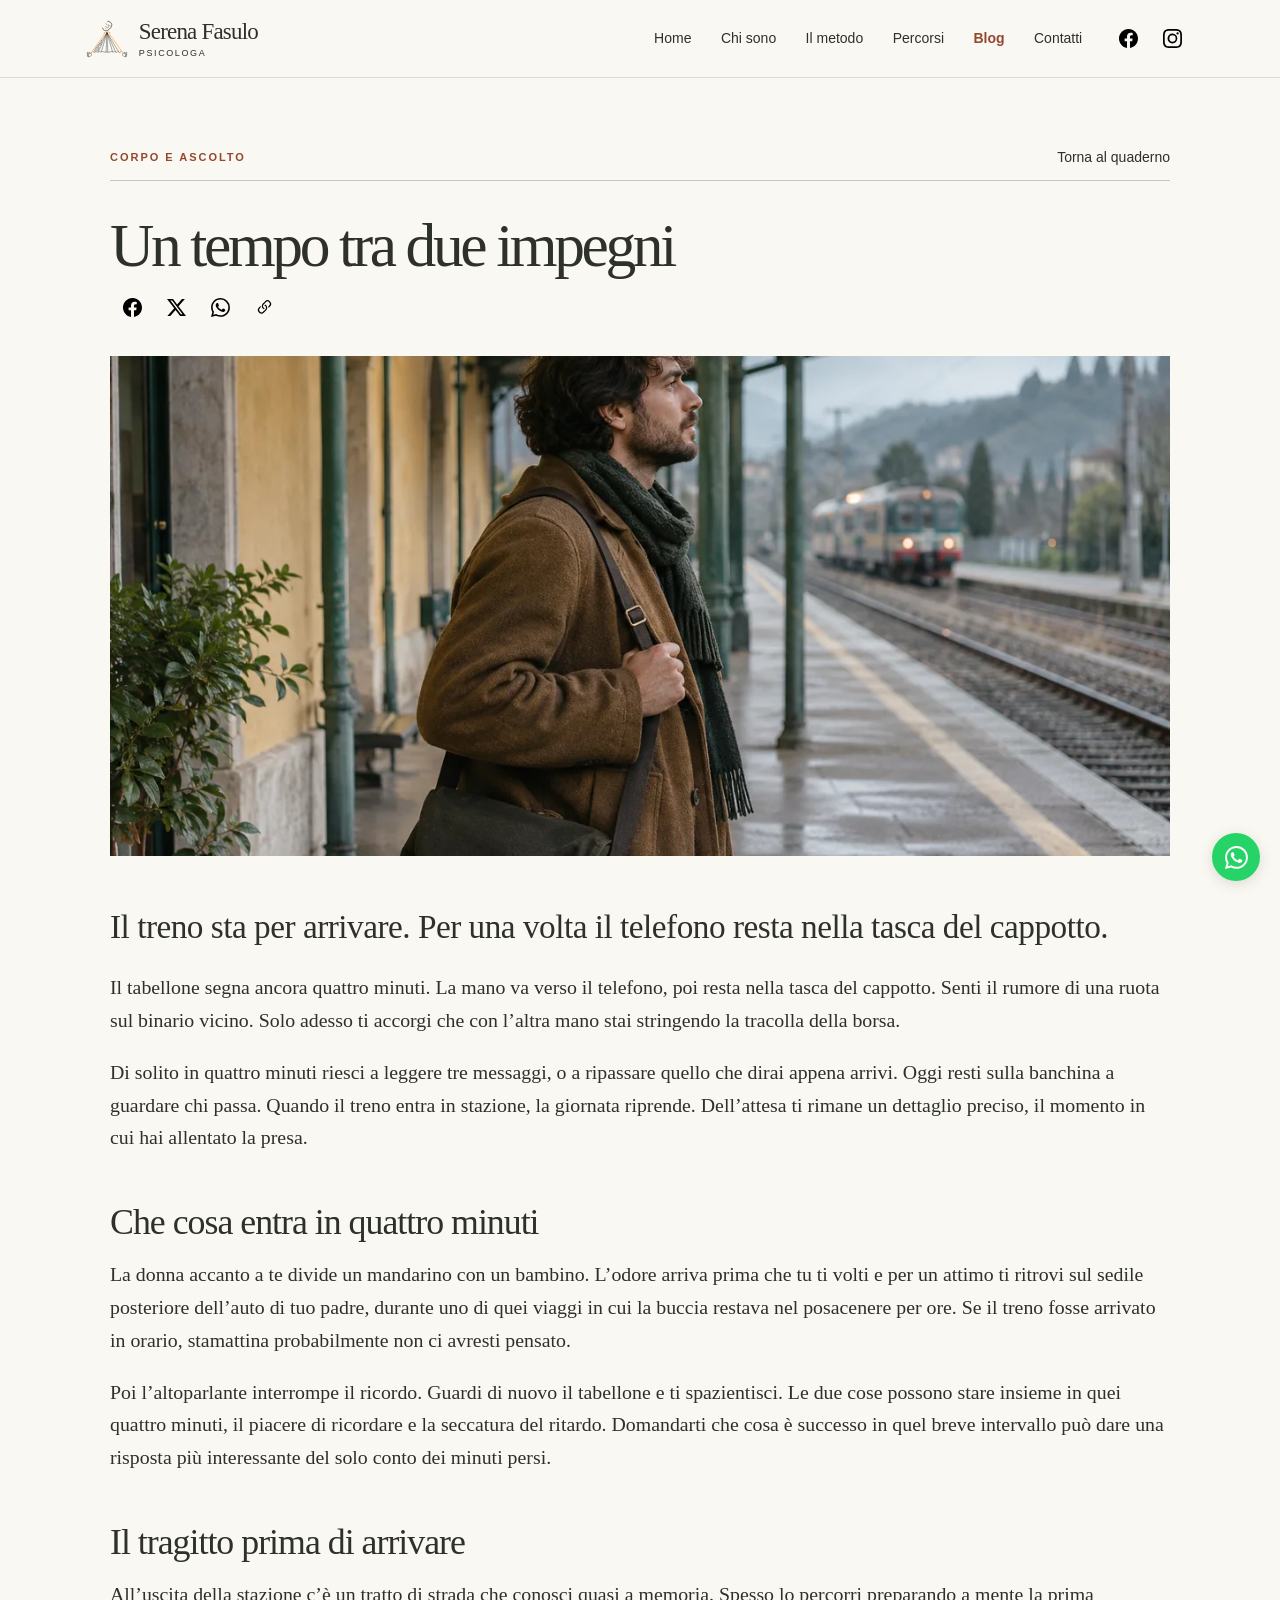
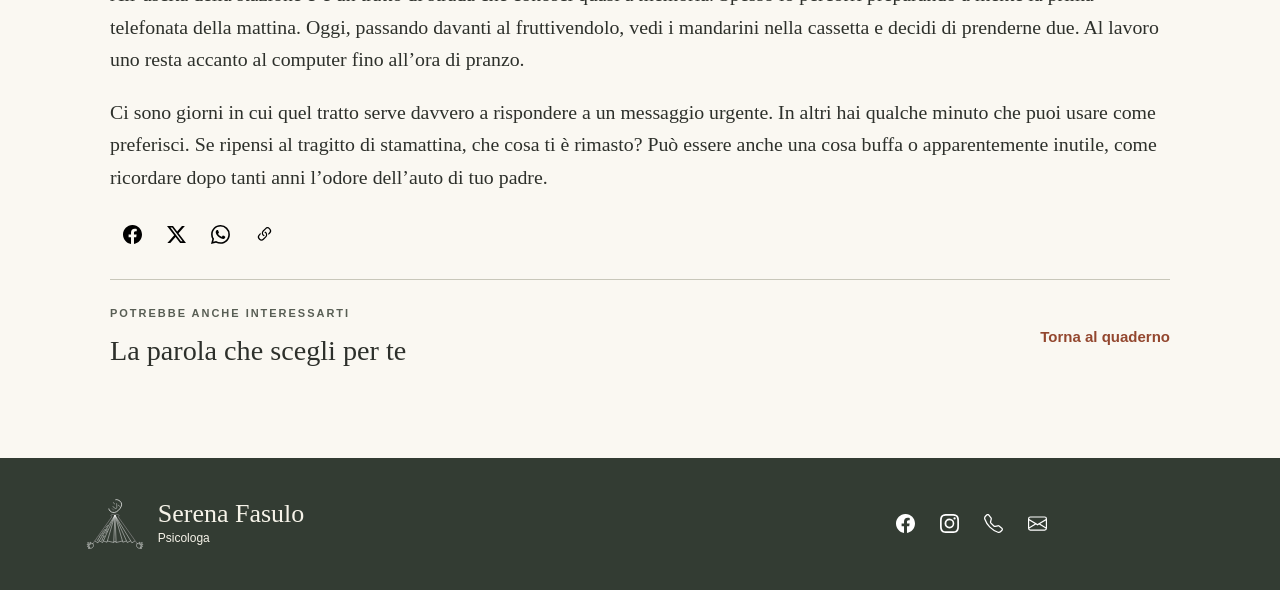
<file: blog/un-tempo-tra-due-impegni.html>
<!doctype html>
<html lang="it">
<head>
<meta charset="utf-8">
<meta name="viewport" content="width=device-width, initial-scale=1">
<title>Un tempo tra due impegni | Serena Fasulo</title>
<meta name="description" content="Il treno sta per arrivare. Per una volta il telefono resta nella tasca del cappotto.">
<meta property="og:type" content="article">
<meta property="og:locale" content="it_IT">
<meta property="og:site_name" content="Serena Fasulo">
<meta property="og:url" content="https://01121987r-beep.github.io/serena-fasulo-demo/blog/un-tempo-tra-due-impegni.html">
<meta property="og:title" content="Un tempo tra due impegni | Serena Fasulo">
<meta property="og:description" content="Il treno sta per arrivare. Per una volta il telefono resta nella tasca del cappotto.">
<meta property="og:image" content="https://01121987r-beep.github.io/serena-fasulo-demo/assets/serena-fasulo-social.jpg?v=3">
<meta property="og:image:type" content="image/jpeg">
<meta property="og:image:width" content="1200">
<meta property="og:image:height" content="630">
<meta property="og:image:alt" content="Logo su sfondo bianco con la scritta «Serena Fasulo» e la qualifica «Psicologa e Psicoterapeuta».">
<meta name="twitter:card" content="summary_large_image">
<meta name="twitter:title" content="Un tempo tra due impegni | Serena Fasulo">
<meta name="twitter:description" content="Il treno sta per arrivare. Per una volta il telefono resta nella tasca del cappotto.">
<meta name="twitter:image" content="https://01121987r-beep.github.io/serena-fasulo-demo/assets/serena-fasulo-social.jpg?v=3">
<meta name="twitter:image:alt" content="Logo su sfondo bianco con la scritta «Serena Fasulo» e la qualifica «Psicologa e Psicoterapeuta».">
<meta name="robots" content="noindex,nofollow">
<link rel="icon" href="../assets/simbolo.svg" type="image/svg+xml">
<link rel="stylesheet" href="../styles.css">
<script defer src="../assets/vendor/gsap.min.js"></script>
<script defer src="../script.js">
</script>
<script defer src="../condividi.js"></script>
</head>
<body>
<a class="skip" href="#main">Vai al contenuto</a>
<header class="mast">
<div class="wrap navrow"><a class="brand" href="../index.html#home" aria-label="Serena Fasulo, home"><img src="../assets/simbolo.svg" alt="" width="42" height="38"><span>Serena Fasulo<small>Psicologa</small></span></a>
<button class="menu" type="button" aria-label="Apri menu" aria-expanded="false" aria-controls="nav">
  <svg width="24" height="24" viewBox="0 0 24 24" fill="none" stroke="currentColor" stroke-width="1.8" stroke-linecap="round" aria-hidden="true" focusable="false">
    <path d="M3 12h18"/><path d="M3 12h18"/><path d="M3 12h18"/>
  </svg>
</button>
<nav id="nav" aria-label="Principale"><a href="../index.html#home" data-section="home">Home</a><a href="../index.html#chi-sono" data-section="chi-sono">Chi sono</a><a href="../index.html#metodo" data-section="metodo">Il metodo</a><a href="../index.html#percorsi" data-section="percorsi">Percorsi</a><a href="index.html" data-section="blog" aria-current="location">Blog</a><a href="../index.html#contatti" data-section="contatti">Contatti</a>
</nav>
<div class="channel-icons header-channels">
  <a data-channel="facebook" href="../index.html#contatti" aria-label="Facebook di Serena Fasulo" title="Facebook di Serena Fasulo"><img src="../assets/facebook.svg" alt="" width="19" height="19"></a>
  <a data-channel="instagram" href="../index.html#contatti" aria-label="Instagram di Serena Fasulo" title="Instagram di Serena Fasulo"><img src="../assets/instagram.svg" alt="" width="19" height="19"></a>
</div>
</div>
</header>
<main id="main" class="article-main">
  <article aria-labelledby="story-title">
    <header class="story-head">
      <div class="story-section"><p class="kicker">Corpo e ascolto</p><a class="back" href="index.html">Torna al quaderno</a></div>
      <h1 id="story-title">Un tempo tra due impegni</h1>
      <div class="story-share" hidden></div>
    </header>
    <figure class="story-photo"><img src="../assets/un-tempo-tra-due-impegni.webp" width="1200" height="800" alt="Un viaggiatore con la borsa a tracolla attende il treno su una banchina." fetchpriority="high"></figure>
    <div class="reading">
      <p class="standfirst">Il treno sta per arrivare. Per una volta il telefono resta nella tasca del cappotto.</p>
      <div class="story-text">
        <p>Il tabellone segna ancora quattro minuti. La mano va verso il telefono, poi resta nella tasca del cappotto. Senti il rumore di una ruota sul binario vicino. Solo adesso ti accorgi che con l’altra mano stai stringendo la tracolla della borsa.</p>
        <p>Di solito in quattro minuti riesci a leggere tre messaggi, o a ripassare quello che dirai appena arrivi. Oggi resti sulla banchina a guardare chi passa. Quando il treno entra in stazione, la giornata riprende. Dell’attesa ti rimane un dettaglio preciso, il momento in cui hai allentato la presa.</p>
        <h2>Che cosa entra in quattro minuti</h2>
        <p>La donna accanto a te divide un mandarino con un bambino. L’odore arriva prima che tu ti volti e per un attimo ti ritrovi sul sedile posteriore dell’auto di tuo padre, durante uno di quei viaggi in cui la buccia restava nel posacenere per ore. Se il treno fosse arrivato in orario, stamattina probabilmente non ci avresti pensato.</p>
        <p>Poi l’altoparlante interrompe il ricordo. Guardi di nuovo il tabellone e ti spazientisci. Le due cose possono stare insieme in quei quattro minuti, il piacere di ricordare e la seccatura del ritardo. Domandarti che cosa è successo in quel breve intervallo può dare una risposta più interessante del solo conto dei minuti persi.</p>
        <h2>Il tragitto prima di arrivare</h2>
        <p>All’uscita della stazione c’è un tratto di strada che conosci quasi a memoria. Spesso lo percorri preparando a mente la prima telefonata della mattina. Oggi, passando davanti al fruttivendolo, vedi i mandarini nella cassetta e decidi di prenderne due. Al lavoro uno resta accanto al computer fino all’ora di pranzo.</p>
        <p>Ci sono giorni in cui quel tratto serve davvero a rispondere a un messaggio urgente. In altri hai qualche minuto che puoi usare come preferisci. Se ripensi al tragitto di stamattina, che cosa ti è rimasto? Può essere anche una cosa buffa o apparentemente inutile, come ricordare dopo tanti anni l’odore dell’auto di tuo padre.</p>
      </div>
      <div class="story-share" hidden></div>
      <div class="next" role="navigation" aria-label="Altre letture del quaderno">
        <div class="next-story">
          <p class="kicker">Potrebbe anche interessarti</p>
          <a href="la-parola-che-scegli-per-te.html">La parola che scegli per te</a>
        </div>
        <a class="back" href="index.html">Torna al quaderno</a>
      </div>
    </div>
  </article>
</main>
<footer>
<div class="wrap foot">
<a class="footer-brand" href="../index.html#home" aria-label="Serena Fasulo, torna alla home">
  <img src="../assets/simbolo-negativo.svg" alt="" width="58" height="56">
  <div><strong>Serena Fasulo</strong><span>Psicologa</span></div>
</a>
<div class="channel-icons footer-channels">
  <a data-channel="facebook" href="../index.html#contatti" aria-label="Facebook di Serena Fasulo" title="Facebook di Serena Fasulo"><img src="../assets/facebook.svg" alt="" width="19" height="19"></a>
  <a data-channel="instagram" href="../index.html#contatti" aria-label="Instagram di Serena Fasulo" title="Instagram di Serena Fasulo"><img src="../assets/instagram.svg" alt="" width="19" height="19"></a>
  <a data-channel="telefono" href="tel:+390600000000" aria-label="Chiama Serena Fasulo" title="Chiama Serena Fasulo"><img src="../assets/telephone.svg" alt="" width="19" height="19"></a>
  <a data-channel="email" href="mailto:serena.fasulo@example.com" aria-label="Invia una mail a Serena Fasulo" title="Invia una mail a Serena Fasulo"><img src="../assets/envelope.svg" alt="" width="19" height="19"></a>
</div>
</div>
</footer>
<a class="whatsapp" data-channel="whatsapp" href="../index.html#contatti" aria-label="Contatta Serena su WhatsApp"><img src="../assets/whatsapp.svg" width="23" height="23" alt=""></a>
<dialog id="channel-dialog" aria-labelledby="channel-title"><button type="button" class="close" aria-label="Chiudi finestra">×</button>
<p class="kicker">Contatti</p>
<h2 id="channel-title">
</h2>
<p id="channel-note">
</p><a class="button" href="../index.html#contatti">Vai al modulo</a>
</dialog>
</body>
</html>
</file>
<file: styles.css>
:root {
  --ink: #2d302b;
  --muted: #585e54;
  --paper: #faf8f2;
  --terra: #93472f;
  --sage: #e5eadf;
  --rule: #c8c7ba;
  --display: "Baskerville", "Palatino Linotype", "Book Antiqua", Georgia, serif;
  --body: "Helvetica Neue", Arial, sans-serif;
  --gutter: clamp(22px, 6.7vw, 112px);
}
* { box-sizing: border-box; }
html { scroll-behavior: smooth; scroll-padding-top: 90px; }
body { margin: 0; background: var(--paper); color: var(--ink); font: 16px/1.6 var(--body); }
img, svg { display: block; }
img { max-width: 100%; }
a { color: inherit; text-decoration: none; }
button, input, select, textarea { font: inherit; color: inherit; }
button { cursor: pointer; }
button, input, textarea, select { border-radius: 0; }
a:focus-visible, button:focus-visible { background-color: #363d34; color: white; outline: none; }
input:focus-visible, select:focus-visible, textarea:focus-visible { outline: 2px solid var(--terra); outline-offset: 2px; }
.skip, .sr { position: absolute; width: 1px; height: 1px; overflow: hidden; clip-path: inset(50%); }
.skip:focus { position: fixed; z-index: 10; width: auto; height: auto; clip-path: none; padding: 12px 20px; }
.wrap { width: min(calc(100% - 2 * var(--gutter)), 1320px); margin-inline: auto; }
.mast { position: sticky; top: 0; z-index: 5; background: var(--paper); border-bottom: 1px solid #dedbcf; }
.navrow, .brand, nav, .actions, .textlink, .button, .kicker, .whatsapp, .social { display: flex; align-items: center; }
.navrow { min-height: 77px; justify-content: space-between; gap: 24px; }
.brand { gap: 11px; font: 23px/1 var(--display); letter-spacing: -.035em; }
.brand small { display: block; margin-top: 6px; font: 9px/1 var(--body); letter-spacing: .18em; text-transform: uppercase; }
nav { gap: clamp(12px, 2.3vw, 36px); }
nav a, .menu { padding: 12px 0; font-size: 14px; }
nav a:hover, nav a[aria-current], .textlink:hover, .post a:hover h3, .social a:hover { color: var(--terra); }
nav a[aria-current] { font-weight: 650; }
nav a:focus-visible, .textlink:focus-visible, .social a:focus-visible { color: white; }
.menu { display: none; border: 0; background: transparent; }
.hero { overflow: hidden; background-color: #f3f0e7; position: relative; isolation: isolate; }
.hero-inner { display: grid; grid-template-columns: 1.02fr 1fr; align-items: center; gap: 5%; min-height: clamp(560px, 72vh, 750px); padding-block: 48px; }
.intro { z-index: 1; }
.kicker { gap: 12px; margin: 0 0 22px; font: 650 11px/1.45 var(--body); letter-spacing: .18em; text-transform: uppercase; color: var(--muted); }
.dash { width: 30px; height: 2px; background: #ae6040; }
h1, h2, h3, p { margin-top: 0; }
h1, h2, h3 { font-family: var(--display); font-weight: 400; text-wrap: balance; }
h1 em, h2 em { font-weight: inherit; color: var(--terra); }
.hero h1 { font-size: clamp(88px, 8.6vw, 146px); line-height: .85; letter-spacing: -.065em; margin: 0 0 .26em -.045em; }
.hero h1 em { margin-left: .16em; }
.lead { max-width: 47ch; font-size: clamp(17px, 1.35vw, 21px); line-height: 1.55; color: #474d45; margin-bottom: 27px; }
.actions { flex-wrap: wrap; gap: 9px 24px; }
.button, .textlink { width: fit-content; gap: 18px; min-height: 46px; font: 600 14px/1.4 var(--body); }
.button { justify-content: center; padding: 13px 19px; background: var(--terra); color: white; border: 0; border-radius: 3px; }
.button:hover { background: #743824; }
.button:focus-visible { background: #263229; }
.textlink { gap: 9px; }
.still-life { position: relative; display: grid; place-items: center; padding: 20px; isolation: isolate; }
.still-life::before { content: ""; position:absolute; z-index:-1; width: 148%; height: 103%; border-radius: 50% 0 0 47%; background: #eadbca; transform: translate(24%,7%) rotate(-13deg); }
.notebook { position: relative; width: min(84%, 367px); aspect-ratio: .81; transform: rotate(7deg); border-radius: 4px 10px 9px 4px;
  background: #ba805f; padding: 2px 5px 8px 0; box-shadow: 6px 18px 24px -12px #684a3155, 18px 29px 47px -26px #68564055; }
.page { position: relative; display: grid; align-items: center; height: 100%; border-radius: 3px 8px 5px 3px; background-color: #fffcf2;
  background-image: linear-gradient(90deg,#e6e0d2 0,#fcf8ed 2%,#e8e1d0 4%,transparent 7%);
  box-shadow: 1px 2px #d3c8b4,2px 3px #fbf6e8,2px 4px #d6c9b4,2px 5px #f3ecde; }
.page::before { position: absolute; content: ""; top: 0; bottom: 0; left: 10%; border-left: 1px solid #c58f7740; }
.page-content { padding: 8% 8% 6% 13%; }
.assembled { width: 80%; margin: 0 auto; height: auto; overflow: visible; }
.caption { text-align: center; font: clamp(16px,1.47vw,24px)/1.25 var(--display); margin: 8% -4px 0; }
.caption em { display: block; color: var(--terra); }
.notebook-note {
  max-width: 21ch;
  margin: 0;
  color: #784531;
  font: italic clamp(20px, 1.65vw, 28px)/1.32 var(--display);
  text-wrap: pretty;
}
@media (min-width: 1001px) {
  .hero-inner { grid-template-columns: minmax(0, .86fr) minmax(0, 1.25fr); gap: 4%; }
  .still-life {
    inset-inline-start: clamp(50px, calc(12vw - 73px), 142px);
    grid-template-columns: minmax(0, 1.5fr) minmax(0, 1fr);
    gap: clamp(25px, 3vw, 50px);
  }
  .still-life .notebook { width: min(95%, 367px); }
  .notebook-note { justify-self: start; }
}
@media (min-width: 721px) and (max-width: 1000px), (max-width: 479px) {
  .still-life { row-gap: 30px; }
  .notebook-note { max-width: 28ch; text-align: center; }
}
@media (min-width: 480px) and (max-width: 720px) {
  .still-life { grid-template-columns: auto minmax(0, 21ch); justify-content: center; column-gap: 30px; }
}

@media (prefers-reduced-motion: no-preference) {
  .notebook .assembled path {
    animation: draw-notebook-line .7s ease-in-out backwards;
    animation-delay: calc(.3s + var(--ink-order) * .028s);
  }
  .notebook .caption { animation: reveal-notebook-caption .42s ease-out 1.5s backwards; }
  body:has(#paper-intro[open]) .notebook :is(.assembled path, .caption) {
    animation-play-state: paused;
  }
  @keyframes draw-notebook-line {
    from { opacity: 0; stroke-dasharray: 1 1; stroke-dashoffset: 1; }
    1% { opacity: 1; }
    to { opacity: 1; stroke-dasharray: 1 1; stroke-dashoffset: 0; }
  }
  @keyframes reveal-notebook-caption {
    from { opacity: 0; transform: translateY(4px); }
    to { opacity: 1; transform: none; }
  }
}
@media (prefers-reduced-motion: no-preference) {
  .post img { transition: transform .28s; }
  .post a:hover img { transform: translateY(-4px); }
}
.section { padding-block: clamp(72px, 8.2vw, 128px); }
h2 { font-size: clamp(43px, 4.95vw, 83px); line-height: 1.02; letter-spacing: -.05em; margin-bottom: .42em; }
.profile-grid { display: grid; grid-template-columns: .83fr 1.17fr; align-items: center; gap: clamp(46px,8.2vw,134px); max-width: 1120px; }
.portrait { margin: 0; padding: 0 17px 17px 0; position: relative; }
.portrait::after { position: absolute; content: ""; top: 17%; bottom: 0; left: 13%; right: 0; background: #e9c9b1; z-index: -1; }
.portrait img { display: block; width: 100%; height: auto; }
.profile p:not(.kicker), .method p:not(.kicker,.method-lead), .contact-grid > div > p:not(.kicker) { max-width: 54ch; color: var(--muted); }
.method { background: var(--sage); }
.method-grid, .contact-grid { display: grid; grid-template-columns: 1fr 1fr; gap: 10%; align-items: start; }
.method-grid h2, .contact h2 { max-width: 8em; }
.method-lead { font: clamp(26px,2.4vw,38px)/1.16 var(--display); margin: 0 0 20px; }
.areas, .posts { display: grid; grid-template-columns: repeat(3,minmax(0,1fr)); gap: 22px; }
.areas { margin-top: 36px; }
.area { background-color: var(--path-tint); display: flex; flex-direction: column; padding: clamp(22px,2.5vw,39px); }
.tone-0 { --path-tint: #e4e7d8; }
.tone-1 { --path-tint: #f3daca; }
.tone-2 { --path-tint: #e6dfeb; }
.area h3, .post h3 { font-size: clamp(27px,2.35vw,39px); line-height: 1.12; letter-spacing: -.035em; }
.area-mark { width: clamp(84px, 7vw, 100px); height: auto; margin: -6px 0 16px -5px; }
.area h3 { margin-bottom: 12px; }
.area p { margin-bottom: 0; }
.journal { background: #f0eee5; }
.filters { display: flex; flex-wrap: wrap; gap: 4px; margin: 25px 0 30px; }
.filters button { padding: 11px 16px; font-size: 14px; border: 0; border-radius: 3px; background: transparent; }
.filters button:hover { background: #e1dfd3; }
.filters button[aria-pressed=true], .filters button:focus-visible { color: white; background: var(--ink); }
.post a { display: block; }
.post img { width: 100%; height: auto; aspect-ratio: 1.65; object-fit: cover; }
.post-cat { display: block; margin: 21px 0 8px; text-transform: uppercase; font-size: 11px; letter-spacing: .14em; }
.post h3 { margin: 0; max-width: 17em; }
.contact { background: #f4e9df; }
form { display: grid; gap: 17px; }
.form-note, .form-status { font-size: 14px; margin: 0; color: #584b40; }
.form-status:empty { display: none; }
.fields { display: grid; grid-template-columns: repeat(2, minmax(0, 1fr)); align-items: end; gap: 15px; }
.fields label { min-width: 0; }
label { display: block; font-size: 14px; font-weight: 600; }
label small { font-weight: 400; }
input, select, textarea { display: block; width: 100%; min-height: 45px; margin-top: 5px; border: 1px solid #918477; padding: 9px 12px; font: 16px var(--body); background: #fffcf7; }
select { appearance: none; cursor: pointer; }
textarea { resize: vertical; }
footer { color: #f6f3e9; background: #333c33; }
.foot { display: flex; justify-content: space-between; align-items: center; padding: 38px 135px 38px 0; gap: 20px; }
.footer-brand { display: flex; align-items: center; gap: 14px; }
.footer-brand:hover, .footer-brand:focus-visible { color: #ffcca6; }
.footer-brand:focus-visible { background: #243027; }
.footer-brand img { object-fit: contain; }
.footer-brand strong, .footer-brand span { display: block; }
.footer-brand strong { font: 26px var(--display); }
.footer-brand span { font-size: 12px; }
.social { flex-wrap: wrap; gap: 16px; }
.social a { font-size: 14px; padding: 10px 0; }
.social a:hover { color: #ffcca6; }
.whatsapp { position: fixed; z-index: 4; bottom: max(19px,env(safe-area-inset-bottom)); right: 20px; background: #25D366; color: white; width: 48px; height: 48px; justify-content: center; border-radius: 50%; box-shadow: 0 3px 14px #242d2125; }
.whatsapp img { filter: invert(1); }
.whatsapp:hover, .whatsapp:focus-visible { background: #128c54; }
dialog { background: var(--paper); color: var(--ink); border: 0; padding: 36px; width: min(420px,90%); }
dialog::backdrop { background: #222a2188; }
dialog h2 { font-size: 42px; }
.close { position: absolute; right: 9px; top: 6px; background: transparent; border: none; font-size: 26px; width: 44px; height: 44px; }
.article-main { padding: clamp(24px,4.5vw,68px) 0 clamp(54px,7vw,104px); }
.story-head, .story-photo, .reading { width: min(1060px,calc(100% - 2 * var(--gutter))); margin-inline: auto; }
.story-section { display: flex; justify-content: space-between; align-items: center; gap: 16px; border-bottom: 1px solid var(--rule); }
.story-section .kicker { margin: 0; color: var(--terra); }
.back { display: inline-flex; align-items: center; min-height: 44px; font-size: 14px; }
.story-head h1 { text-wrap: wrap; margin: clamp(20px,2.7vw,38px) 0 clamp(23px,3.2vw,46px); font-size: clamp(37px,4.8vw,66px); line-height: .99; letter-spacing: -.055em; }
.story-photo { margin-block: 0; }
.story-photo img { width: 100%; height: auto; aspect-ratio: 2.12; object-fit: cover; }
.reading { margin: clamp(26px,4vw,54px) auto 0; }
.standfirst { margin: 0 0 24px; font: clamp(25px,2.6vw,37px)/1.22 var(--display); letter-spacing: -.015em; }
.story-text { font: 400 clamp(19px,1.55vw,23px)/1.64 var(--display); }
.story-text p { margin: 0 0 1em; }
.next-story a { font: clamp(24px,2.2vw,31px)/1.22 var(--display); }
.next { display: flex; align-items: center; justify-content: space-between; flex-wrap: wrap; gap: 20px 32px; border-top: 1px solid var(--rule); margin-top: 40px; padding-top: 26px; }
.next > .back { margin-inline-start: auto; color: var(--terra); font-weight: 600; font-size: 15px; }
.next > .back:hover { color: var(--ink); }
.next > .back:focus-visible { color: var(--ink); background: var(--sage); }
.next .kicker { margin-bottom: 12px; }
[hidden] { display: none !important; }
@media (max-width: 900px) {
  .hero-inner { gap: 0; }
  .notebook { width: 94%; }
  .navrow { gap: 16px; }
  .areas,.posts { gap: 13px; }
  .area { padding: 20px; }
}
@media (max-width: 720px) {
  :root { --gutter: clamp(22px, 5.5vw, 35px); }
  html { scroll-padding-top: 76px; }
  .navrow { min-height: 62px; flex-wrap: wrap; }
  .brand { font-size: 20px; }
  .brand img { width: 34px; height: 32px; }
  .menu { display: grid; place-items: center; width: 44px; height: 44px; padding: 0; }
  .menu path { transform-origin: 12px 12px; }
  .menu path:first-child { transform: translateY(-6px); }
  .menu path:last-child { transform: translateY(6px); }
  .menu[aria-expanded="true"] path:first-child { transform: rotate(45deg); }
  .menu[aria-expanded="true"] path:nth-child(2) { opacity: 0; }
  .menu[aria-expanded="true"] path:last-child { transform: rotate(-45deg); }
  .mast #nav {
    display: none;
    position: absolute;
    inset: calc(100% + 1px) 0 auto auto;
    width: min(100%, 17rem);
    max-height: calc(100dvh - 64px);
    overflow-y: auto;
    overscroll-behavior: contain;
    padding: 6px 0;
    background: var(--paper);
    box-shadow: 0 8px 20px -10px #54493855;
  }
  .mast #nav.open { display: flex; flex-direction: column; align-items: stretch; gap: 0; }
  .mast #nav a { display: block; min-height: 44px; padding: 10px 20px; }
  .mast #nav a[aria-current] { background: #eeeade; }
  .mast #nav a:focus-visible { color: white; background: var(--ink); }
  .hero-inner { grid-template-columns: 1fr; min-height: auto; padding-block: 34px 28px; }
  .hero h1 { font-size: clamp(69px,12vw,84px); line-height: .95; margin-bottom: 12px; }
  .hero h1 br { display: none; }
  .hero h1 em { margin-left: .16em; }
  .kicker { margin-bottom: 15px; }
  .lead { font-size: 16px; margin-bottom: 17px; max-width: 39ch; }
  .actions { gap: 6px 17px; }
  .still-life { margin-top: 24px; padding: 12px 0; }
  .notebook { width: clamp(170px,41vw,216px); }
  .still-life::before { width: 120%; height: 90%; transform: translate(16%,12%) rotate(-10deg); }
  .caption { font-size: 15px; }
  .section { padding-block: 58px; }
  .profile-grid { grid-template-columns: .75fr 1fr; gap: 22px; }
  .method-grid,.contact-grid { grid-template-columns: 1fr; gap: 16px; }
  .posts { grid-template-columns: 1fr; gap: 20px; }
  .post img { aspect-ratio: 2.2; }
  .post-cat { margin-top: 12px; }
  .post { margin-bottom: 12px; }
  .filters {
    flex-wrap: nowrap;
    overflow-x: auto;
    overscroll-behavior-x: contain;
    scrollbar-width: thin;
  }
  .filters button { flex: 0 0 auto; padding: 10px 12px; white-space: nowrap; }
  .foot {
    flex-direction: column;
    align-items: flex-start;
    gap: 8px;
    padding: 24px 0 max(20px, env(safe-area-inset-bottom));
  }
  .footer-brand { gap: 8px; }
  .footer-brand strong { font-size: clamp(21px, 5vw, 26px); }
  .footer-brand img { width: clamp(38px, 10vw, 48px); height: auto; }
  .footer-channels { gap: 2px; }
  .footer-channels [data-channel="telefono"] { margin-inline-start: 6px; }
  .whatsapp { right: 13px; bottom: max(13px,env(safe-area-inset-bottom)); }
  .story-photo img { aspect-ratio: 1.5; }
}
@media (max-width: 510px) {
  .hero h1 { font-size: clamp(54px,13.9vw,72px); }
  .profile-grid { grid-template-columns: 1fr; gap: 28px; }
  .portrait { width: min(81%,315px); }
}
@media (prefers-reduced-motion: reduce) {
  html { scroll-behavior: auto; }
}

/* Sipario d'ingresso in carta ritagliata. */
html:has(.paper-intro[open]) { overflow: hidden; }
.paper-intro {
  position: fixed; inset: 0; margin: 0; padding: 0;
  width: 100%; height: 100%; max-width: none; max-height: none; overflow: hidden;
  color: #302b25; border: 0;
  background: url("assets/grana-carta.png"), radial-gradient(ellipse at 37% 25%,#f9eedb 0,#f3e3cc 57%,#e7cfb5 100%);
}
.paper-intro::backdrop { background: transparent; }
.intro-layout { height: 100%; position: relative; display: grid; place-items: center; padding: 24px 14px 62px; }
.intro-composition { width: 100%; display: grid; justify-items: center; gap: clamp(12px,2.8vh,32px); }
.paper-emblem { width: min(77vw,59vh,595px); overflow: visible; }
/* Ogni ritaglio ha un punto di partenza, un passaggio intermedio e un perno propri. */
.cutout {
  --rest-shadow: drop-shadow(.6px 1px 0 #c69e78) drop-shadow(.5px 1.2px 0 #a47a57) drop-shadow(1px 2px 1.5px #5a402d48);
  filter: var(--rest-shadow);
}
.rolling-stock { transform-box: view-box; transform-origin: var(--pivot); }
.stock, .hand-stock { fill: var(--tint); stroke: #ffefd4; stroke-width: 1.8px; }
.hand-stock { stroke-width: 5px; }
.paper-emblem .fibres { fill: url(#paper-fibres); stroke: none; }
.paper-emblem .hand-ink { fill: none; stroke: #000; stroke-width: 2.5px; }
.paper-emblem .viso {
  --tint: #f5dec1; --pivot: 289px 270px; --start: -24px,-155px; --arc: -24px,-57px;
  --spin: 388deg; --mid: 144deg; --rock: -7deg; --tilt: -10deg; --delay: .16s; --travel: 2.12s;
}
.folio-l {
  --tint: #e1dfc4; --pivot: 226px 417px; --start: -212px,-119px; --arc: -83px,-24px;
  --spin: -404deg; --mid: -150deg; --rock: 5deg; --tilt: 13deg; --delay: .04s; --travel: 2.22s;
}
.folio-c {
  --tint: #fff2d7; --pivot: 289px 423px; --start: 8px,199px; --arc: 24px,77px;
  --spin: 459deg; --mid: 174deg; --rock: -6deg; --tilt: -8deg; --delay: 0s; --travel: 2.30s;
}
.folio-r {
  --tint: #efccb3; --pivot: 351px 420px; --start: 212px,-100px; --arc: 75px,-48px;
  --spin: 416deg; --mid: 159deg; --rock: -5deg; --tilt: -14deg; --delay: .12s; --travel: 2.20s;
}
.paper-emblem .mano-sinistra {
  --tint: #f7e7cb; --pivot: 153px 489px; --start: -175px,28px; --arc: -58px,-21px;
  --spin: -548deg; --mid: -207deg; --rock: 8deg; --tilt: 10deg; --delay: .23s; --travel: 2.14s;
}
.paper-emblem .mano-destra {
  --tint: #ead7bf; --pivot: 424px 489px; --start: 144px,108px; --arc: 71px,14px;
  --spin: 522deg; --mid: 199deg; --rock: -7deg; --tilt: -9deg; --delay: .33s; --travel: 2.12s;
}
.intro-byline { text-align: center; }
#intro-name { margin: 0; font: clamp(38px,min(7.5vw,7.3vh),84px)/1.04 var(--display); letter-spacing: -.055em; }
#intro-name em { color: var(--terra); }
#intro-roles { margin: 9px 0 0; color: #564737; font: 500 clamp(13px,1.55vw,19px)/1.4 var(--body); letter-spacing: .045em; }
.intro-skip { position: absolute; right: max(22px,4vw); bottom: max(10px,2.8vh,env(safe-area-inset-bottom)); border: 0; min-height: 44px; color: #493b2d; padding: 10px 16px; background: #ead9c2; border-radius: 3px; font-size: 14px; }
.intro-skip:hover, .intro-skip:focus-visible { background: #534433; color: #fff; }
@media (max-height: 460px) {
  .intro-layout { padding: 10px; }
  .intro-composition { gap: 5px; }
  .paper-emblem { width: min(49vh,64vw); }
  #intro-name { font-size: 30px; }
}
@media (prefers-reduced-motion: no-preference) {
  .paper-intro[open] .cutout { animation: paper-join var(--travel) var(--delay) both; }
  .paper-intro[open] .rolling-stock { animation: paper-roll var(--travel) var(--delay) both; }
  .paper-intro[open] .intro-byline { animation: ink-in .5s 2.46s ease-out both; }
  .paper-intro.leaving { animation: lift-curtain .42s ease-in both; }
  @keyframes paper-join {
    0% { transform: translate(var(--start)); filter: drop-shadow(4px 11px 4px #66493066); animation-timing-function: cubic-bezier(.35,0,.65,.8); }
    46% { transform: translate(var(--arc)); filter: drop-shadow(3px 8px 3px #6649305c); animation-timing-function: cubic-bezier(.24,.55,.34,1); }
    82% { transform: translate(0,-3px); filter: drop-shadow(1px 5px 2px #6d503966); }
    100% { transform: none; filter: var(--rest-shadow); }
  }
  @keyframes paper-roll {
    0% { transform: rotate(var(--spin)) skewX(var(--tilt)) scaleX(.74); animation-timing-function: cubic-bezier(.36,0,.72,.82); }
    46% { transform: rotate(var(--mid)) skewX(0) scaleX(.56); animation-timing-function: cubic-bezier(.22,.52,.32,1); }
    82% { transform: rotate(var(--rock)) skewX(0) scaleX(.96); }
    93% { transform: rotate(calc(var(--rock) * -.32)) skewX(0) scaleX(1); }
    100% { transform: rotate(0) skewX(0) scaleX(1); }
  }
  @keyframes ink-in { from { opacity: 0; transform: translateY(6px); } to { opacity: 1; transform: none; } }
  @keyframes lift-curtain { to { opacity: 0; } }
}

/* Carta piegata, incisioni e un indice di lettura asimmetrico. */
.page, .area, .journal, .button, .intro-skip { background-image: url("assets/grana-carta.png"); }
.page { background-image: url("assets/grana-carta.png"), linear-gradient(90deg,#e6e0d2 0,#fcf8ed 2%,#e8e1d0 4%,transparent 7%); }
.still-life { perspective: 1050px; }
.press-label { display: inline-block; }
.button { border-radius: 2px; padding-inline: 22px; letter-spacing: .01em; }
.paper-folds { gap: 44px 0; align-items: stretch; }
.paper-folds .area { position: relative; padding: clamp(24px,3.35vw,50px); }
.paper-folds .area::after {
  content: ""; position: absolute; inset: 0; pointer-events: none;
  background: linear-gradient(90deg,#54462816 0,transparent 8%,transparent 88%,#fff8e82b 100%);
}
.paper-folds .area:nth-child(3n + 2) { margin-block: 14px -14px; }
.paper-folds .area:nth-child(3n) { margin-block: 28px -28px; }
@media (max-width: 720px) {
  .paper-folds {
    grid-template-columns: repeat(2, minmax(0, 1fr));
    grid-auto-rows: 1fr;
    gap: 8px;
    margin-top: 24px;
  }
  .paper-folds .area:nth-child(n) {
    min-width: 0;
    margin: 0;
    padding: 12px clamp(10px, 3vw, 18px) 15px;
    gap: 6px;
  }
  .paper-folds .area-mark { width: clamp(47px, 13vw, 60px); margin: 0 0 0 -3px; }
  .paper-folds h3 { margin: 0; font-size: clamp(18px, 5vw, 23px); line-height: 1.08; }
  .paper-folds .area-trigger { max-width: 100%; overflow-wrap: anywhere; }
  .paper-folds .area > p { display: none; }
  .paper-folds .area::before { width: 12px; height: 12px; }
}
@media (min-width: 530px) and (max-width: 720px) {
  .paper-folds .area:nth-child(n) {
    flex-direction: row;
    align-items: center;
    gap: 10px;
    padding-block: 16px;
  }
  .paper-folds .area-mark { flex: 0 0 52px; width: 52px; }
  .paper-folds h3 { min-width: 0; }
}
a, button, input, select, textarea { -webkit-tap-highlight-color: transparent; }
:focus:not(:focus-visible), #hero-name:focus, #intro-name:focus { outline: none; }
input:focus-visible, select:focus-visible, textarea:focus-visible { outline: none; border-color: var(--terra); background-color: #fff3da; }

/* Anteprima in home e indice completo del quaderno. */
.journal-heading { display: flex; align-items: center; justify-content: space-between; gap: 16px; flex-wrap: wrap; margin-bottom: clamp(26px,3.4vw,48px); }
.journal-heading h2 { margin: 0; }
.journal-preview {
  --feature-ratio: 1.65;
  --feature-column: 1.22;
  display: grid; grid-template-columns: minmax(0,1.22fr) minmax(0,1fr); gap: clamp(24px,5vw,85px);
}
.featured-story img { aspect-ratio: var(--feature-ratio); }
.featured-story h3 { font-size: clamp(34px,3.5vw,57px); }
.post-summary { max-width: 57ch; margin: 12px 0 0; color: var(--muted); }
.side-stories { display: grid; align-self: start; aspect-ratio: calc(var(--feature-ratio) / var(--feature-column)); }
.reading-pair { grid-area: 1 / 1; display: grid; grid-template-rows: repeat(2,minmax(0,1fr)); gap: clamp(12px,1.5vw,22px); opacity: 1; }
.reading-pair[inert] { opacity: 0; pointer-events: none; }
@media (prefers-reduced-motion: no-preference) {
  .reading-pair { transition: opacity .55s ease-in-out; }
}
.reading-pair .post { margin: 0; min-height: 0; }
.reading-pair a { display: grid; height: 100%; grid-template-columns: 36% minmax(0,1fr); align-items: center; gap: clamp(12px,1.6vw,24px); }
.reading-pair img { width: 100%; height: 100%; min-height: 0; object-fit: cover; }
.reading-pair .post a:hover img { transform: none; }
.reading-pair .post-cat { margin: 0 0 6px; }
.reading-pair h3 { font-size: clamp(19px,2.15vw,34px); }
.archive { background: #f6f3ea url("assets/grana-carta.png"); min-height: 70vh; }
.archive h1 { font-size: clamp(58px,7vw,112px); letter-spacing: -.055em; line-height: 1; margin-bottom: 18px; }
.archive-lead { font: clamp(22px,2vw,32px)/1.35 var(--display); color: var(--muted); }
.archive-list { display: grid; grid-template-columns: repeat(3,minmax(0,1fr)); gap: 44px 26px; margin-top: 36px; }
.archive-list h2 { font-size: clamp(28px,2.5vw,40px); line-height: 1.1; margin: 0; }
.archive-list .post { margin: 0; }
.archive-list .post a:hover h2 { color: var(--terra); }
@media (min-width: 721px) and (max-width: 980px) {
  .archive-list { grid-template-columns: repeat(2,minmax(0,1fr)); }
  .reading-pair .post-cat { font-size: 10px; letter-spacing: .08em; margin-bottom: 4px; }
}
@media (max-width: 720px) {
  .journal-preview, .archive-list { grid-template-columns: 1fr; }
  .journal-preview { gap: 28px; }
  .featured-story .post { margin: 0; }
  .featured-story img { aspect-ratio: 2.2; }
  .side-stories { aspect-ratio: auto; }
  .reading-pair { grid-template-rows: repeat(2,auto); }
  .reading-pair a { grid-template-columns: 30% minmax(0,1fr); }
  .reading-pair img { aspect-ratio: 1.35; height: auto; }
  .archive-list { gap: 34px; }
  .journal-heading { align-items: center; gap: 8px 14px; margin-bottom: 18px; }
  .journal-heading .button {
    margin-inline-start: auto;
    min-height: 44px;
    padding: 6px 0 6px 10px;
    font-size: 15px;
    color: var(--terra);
    background: transparent;
    clip-path: none;
  }
  .journal-heading .button::after { content: none; }
  .journal-heading .button:hover { color: var(--ink); background: transparent; }
  .journal-heading .button:focus-visible { color: var(--ink); background: var(--sage); }
}

/* Il taglio e la piega riprendono l'angolo di una pagina. */
.button, .intro-skip {
  --cut: 9px;
  isolation: isolate;
  clip-path: polygon(0 0, calc(100% - var(--cut)) 0, 100% var(--cut), 100% 100%, 0 100%);
  border-radius: 3px 0 3px 3px;
}
.button { position: relative; min-height: 48px; padding: 13px 24px; background-color: #88442f; font-weight: 600; }
.button::after, .intro-skip::after {
  content: ""; position: absolute; top: 0; right: 0; width: var(--cut); height: var(--cut);
  background: #e4b298; clip-path: polygon(0 0,100% 100%,0 100%); pointer-events: none;
}
.button:hover { background-color: #693421; }
.button:focus-visible { background-color: #203b32; }
.textlink, .quiet-action, .appointment-close { font-weight: 600; color: #75412e; }
.textlink { padding-inline: 13px; border-radius: 3px; }
.textlink:hover, .quiet-action:hover, .appointment-close:hover { background-color: #e9e0d2; color: #462e22; }
.filters { gap: 5px; }
.filters button { border-radius: 8px 2px 8px 2px; min-height: 44px; }
.filters button { background: #e9e4d8; }
.filters button[aria-pressed=true] { background: #454e41; }
.filters button:focus-visible { background: #263329; }
@media (prefers-reduced-motion: no-preference) {
  .button, .textlink, .filters button { transition: background-color .18s, color .18s; }
}
html:has(#appointment-dialog[open]) { overflow: hidden; }
#appointment-dialog {
  width: min(810px, calc(100% - 36px)); max-width: none; padding: 0;
  max-height: calc(100dvh - 32px); overflow: auto; overscroll-behavior: contain;
  border-radius: 3px 14px 10px 3px;
  box-shadow: 0 20px 95px #20190f47; background: #fffaf0 url("assets/grana-carta.png");
}
#appointment-dialog::backdrop { background: #252820a8; backdrop-filter: blur(3px); }
.appointment-sheet { display: grid; grid-template-columns: minmax(190px,.72fr) minmax(0,1.28fr); }
.appointment-cover {
  display: flex; flex-direction: column; align-items: flex-start; gap: 18px;
  padding: 38px clamp(22px,3vw,38px); color: #392d24;
  background: url("assets/grana-carta.png"), linear-gradient(90deg,#edceb5 92%,#e2c1a8 99%,#bda18b);
}
.appointment-signature { margin: 0; font: 21px/1.2 var(--display); }
#appointment-title { margin: 12px 0; font: 400 clamp(42px,4.2vw,63px)/.98 var(--display); letter-spacing: -.055em; }
#appointment-title em { display: block; color: #84402c; }
.appointment-cover img { width: min(76%,150px); height: auto; margin: auto 0 0; align-self: center; transform: rotate(-5deg); }
.appointment-page { position: relative; padding: 62px clamp(22px,3vw,40px) 34px; }
.appointment-page h3 { margin: 0 0 5px; font: 400 clamp(27px,2.9vw,37px)/1.08 var(--display); letter-spacing: -.035em; }
.appointment-close, .quiet-action { padding: 8px 12px; min-height: 44px; background: transparent; border: none; font-size: 14px; border-radius: 3px; }
.appointment-close { position: absolute; top: 8px; right: 14px; }
.appointment-close:focus-visible, .quiet-action:focus-visible { color: white; background: #363d34; }
.appointment-page .fields { gap: 12px; }
.appointment-page input, .appointment-page select, .appointment-page textarea { border-radius: 3px; border-color: #938375; background-color: #fffdf8; }
.appointment-page input:focus, .appointment-page textarea:focus { background-color: #fff3db; border-color: #944f35; }
.appointment-note { margin: 0; font-size: 13px; line-height: 1.5; color: #5b5145; }
.appointment-review { display: grid; gap: 16px; }
.appointment-review dl { margin: 0; }
.appointment-review dt { margin-top: 10px; color: var(--muted); font-size: 13px; }
.appointment-review dd { margin: 0; overflow-wrap: anywhere; white-space: pre-wrap; }
#appointment-title:focus, .appointment-review h3:focus { outline: none; }
@media (max-width: 640px) {
  #appointment-dialog { width: min(480px,calc(100% - 20px)); max-height: calc(100dvh - 20px); }
  .appointment-sheet { display: block; }
  .appointment-cover { position: relative; display: block; padding: 21px 90px 15px 22px; background: #edceb5 url("assets/grana-carta.png"); }
  .appointment-signature { font-size: 18px; }
  #appointment-title { margin: 9px 0 0; font-size: 37px; }
  #appointment-title em { display: inline; }
  .appointment-cover img { position: absolute; right: 22px; bottom: 13px; width: 43px; }
  .appointment-close { top: 4px; right: 10px; }
  .appointment-page { padding: 47px 20px 24px; }
  .appointment-page form { gap: 12px; }
}

/* Il titolo aziona tutta la superficie del foglio. */
.area-trigger {
  padding: 0; border: 0; background: transparent; color: inherit;
  font: inherit; letter-spacing: inherit; line-height: inherit; text-align: left;
}
.area-trigger::after { content: ""; position: absolute; inset: 0; z-index: 2; }
.area-trigger:focus-visible { outline: none; background: transparent; color: #78361c; }
.area:has(.area-trigger:focus-visible) { background-color: #f5dcb9; }
.area::before {
  content: ""; position: absolute; top: 0; right: 0; width: 19px; height: 19px;
  background: linear-gradient(45deg, #fff8e9 49%, #bda889 50%, transparent 54%);
  clip-path: polygon(0 0,100% 0,100% 100%); opacity: .75; pointer-events: none;
}
@media (prefers-reduced-motion: no-preference) {
  .area { transition: transform .25s ease, box-shadow .25s ease; transform-origin: 16% 88%; }
  .area-mark { transition: transform .25s ease; }
  .area:active { transform: translateY(1px); }
  #path-dialog[open] .path-paper { animation: unfold-path .25s ease-out; }
  @keyframes unfold-path { from { opacity: .4; transform: translateY(7px); } }
}
@media (hover: hover) and (prefers-reduced-motion: no-preference) {
  .area:hover, .area:focus-within {
    transform: translateY(-5px) rotate(-.65deg);
    z-index: 1; box-shadow: 2px 8px 16px -8px #51432a70;
  }
  .area:hover .area-mark, .area:focus-within .area-mark { transform: rotate(-6deg); }
}
html:has(#path-dialog[open]) { overflow: hidden; }
#path-dialog {
  width: min(590px,calc(100% - 28px)); max-width: none; max-height: calc(100dvh - 28px);
  overflow: auto; overscroll-behavior: contain; padding: 0; border-radius: 3px 10px 8px 3px;
  background: var(--paper) url("assets/grana-carta.png"); box-shadow: 0 20px 80px #28211844;
}
#path-dialog::backdrop { background: #252820a8; backdrop-filter: blur(3px); }
.path-paper { position: relative; }
.path-close { position: absolute; top: 8px; right: 12px; z-index: 1; }
.path-heading { background: var(--path-tint) url("assets/grana-carta.png"); padding: 36px clamp(22px,4vw,42px) 24px; }
.path-symbol { float: left; width: clamp(70px,10vw,88px); height: auto; margin: 0 16px 0 -4px; }
.path-heading .kicker { margin: 4px 0 8px; }
#path-title { line-height: 1; margin: 0; font-size: clamp(32px,4vw,48px); }
#path-title:focus { outline: none; }
.path-heading::after { content: ""; display: block; clear: both; }
.path-body { padding: 24px clamp(22px,4vw,42px) 30px; }
.path-copy p { margin: 0 0 18px; color: #454b43; line-height: 1.55; }
.path-copy h3 { font: 26px/1.15 var(--display); margin: 0 0 8px; }
@media (max-width: 500px) {
  .path-heading { padding-top: 48px; }
  .path-symbol { width: 64px; margin-right: 10px; }
}

.story-text h2 {
  margin: 1.35em 0 .44em;
  font-size: clamp(28px, 2.8vw, 40px);
  line-height: 1.13;
  letter-spacing: -.028em;
}
.story-head h1:has(+ .story-share:not([hidden])) { margin-bottom: 10px; }
.story-share:not([hidden]) { display: flex; align-items: center; flex-wrap: wrap; }
.story-head .story-share { margin-bottom: clamp(16px, 2vw, 28px); }
.share-control {
  display: inline-grid;
  width: 44px;
  height: 44px;
  place-items: center;
  padding: 0;
  border: 0;
  color: var(--ink);
  background: transparent;
}
.share-control:hover { background: var(--sage); }
.share-control:focus-visible { background: var(--ink); }
.share-control:focus-visible img { filter: invert(1); }
.share-feedback { font: 14px/1.4 var(--body); color: var(--muted); }
.share-feedback:not(:empty) { padding: 6px 0; margin-inline: 8px; }
.share-feedback input { display: block; max-width: 100%; }
.reading .story-share + .next { margin-top: 22px; }

.channel-icons { display: flex; align-items: center; }
.channel-icons a { display: grid; width: 44px; height: 44px; place-items: center; }
.channel-icons img { width: 19px; height: 19px; }
.header-channels a:hover { background: var(--sage); }
.header-channels a:focus-visible img, .footer-channels img { filter: invert(1); }
.footer-channels a:hover, .footer-channels a:focus-visible { background: var(--sage); }
.footer-channels a:hover img, .footer-channels a:focus-visible img { filter: none; }

@media (min-width: 721px) {
  .navrow #nav { margin-left: auto; }
}
@media (max-width: 720px) {
  .navrow { display: grid; grid-template-columns: 1fr auto auto; gap: 0 8px; }
  .navrow .brand { justify-self: start; }
  .navrow .menu { grid-area: 1 / 3; }
  .header-channels { grid-area: 1 / 2; }
  .menu[aria-expanded="true"]:not(:focus-visible) { color: var(--terra); }
}
@media (max-width: 370px) {
  .navrow { column-gap: 4px; }
  .header-channels a { width: 36px; }
}

.studio-details, #contact-form { min-width: 0; }
.studio-address { margin: 25px 0 16px; font-style: normal; }
.studio-address > strong { display: block; font: 400 27px/1.22 var(--display); }
.studio-address > span { display: block; }
.studio-address > span:first-of-type { margin: 1px 0 9px; color: var(--muted); font-size: 14px; }
.studio-links { display: flex; flex-wrap: wrap; gap: 0 20px; margin-top: 6px; }
.studio-links a { display: inline-flex; align-items: center; gap: 8px; min-height: 44px; font-size: 15px; }
.studio-links a:hover, .studio-map a:hover { color: var(--terra); }
.studio-links a:focus-visible img { filter: invert(1); }
.studio-map { margin: 0; }
.studio-map iframe { display: block; width: 100%; height: clamp(155px, 15vw, 210px); border: 0; background: var(--sage); }
.studio-map figcaption { display: flex; flex-wrap: wrap; justify-content: space-between; align-items: center; gap: 0 10px; font-size: 13px; }
.studio-map figcaption a { display: inline-flex; align-items: center; min-height: 44px; font-weight: 600; }
.studio-note { margin: 0; font-size: 13px; }
#contact-form { border-top: 1px solid #c3b3a3; padding-top: clamp(16px, 2vw, 28px); }
#contact-heading { margin: 0; font: 400 clamp(30px, 3vw, 46px)/1.1 var(--display); letter-spacing: -.04em; }
#contact-heading em { color: var(--terra); }
@media (max-width: 720px) {
  .contact-grid { gap: 36px; }
}

@media (max-width: 720px) and (prefers-reduced-motion: no-preference) {
  .menu path { transition: transform .18s ease, opacity .14s ease; }
}
</file>
